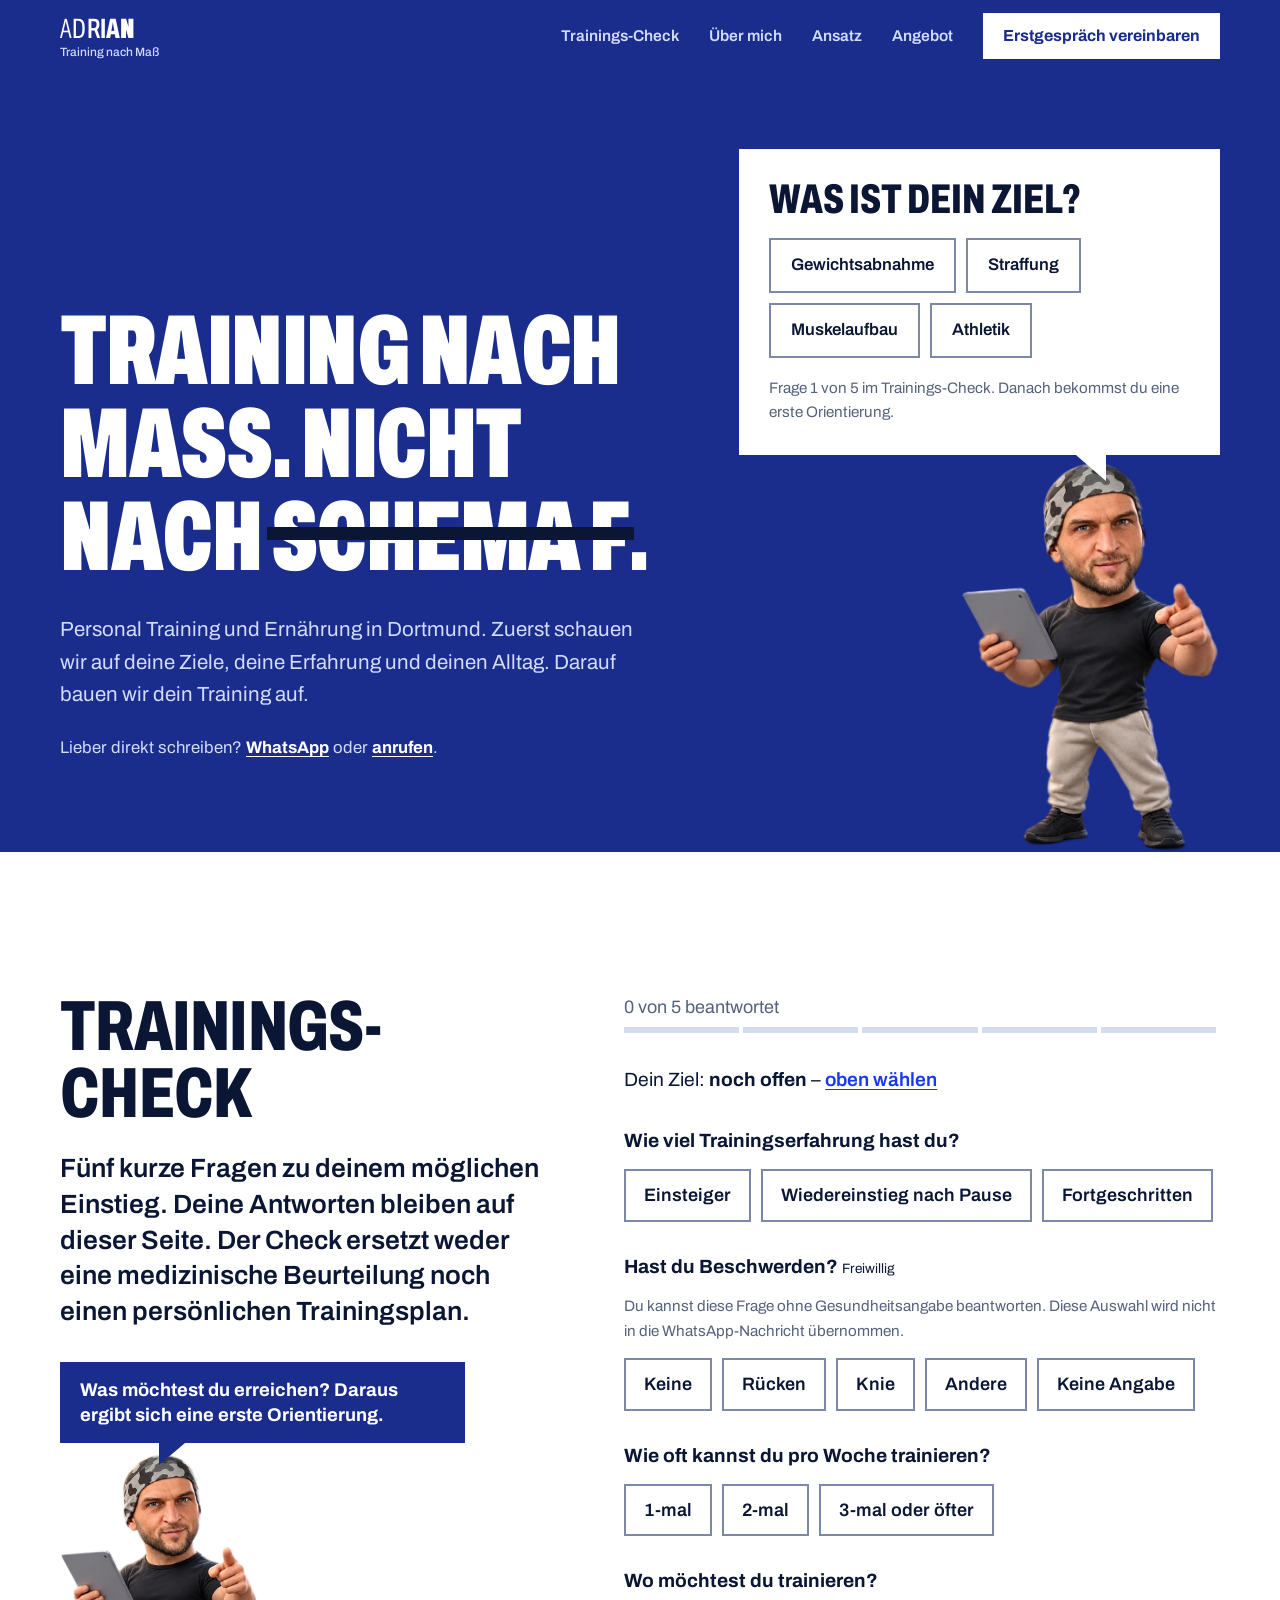
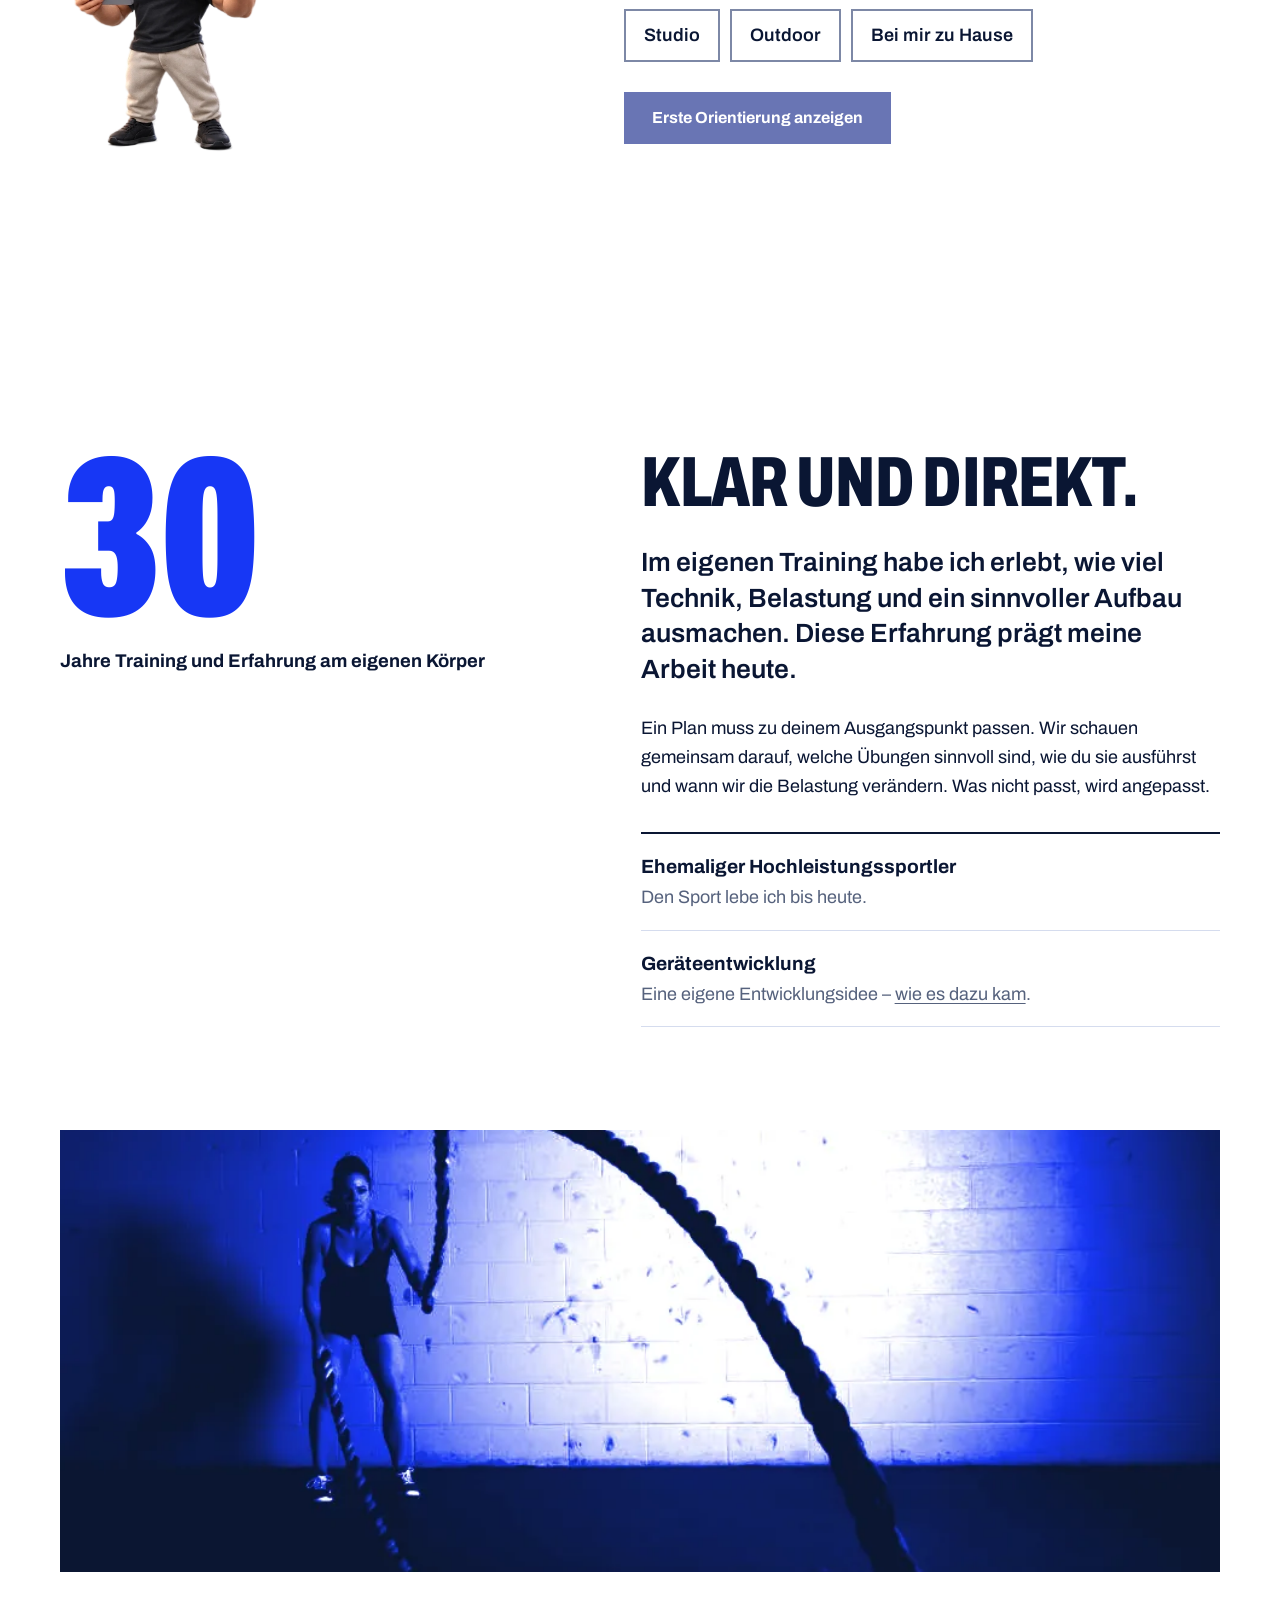
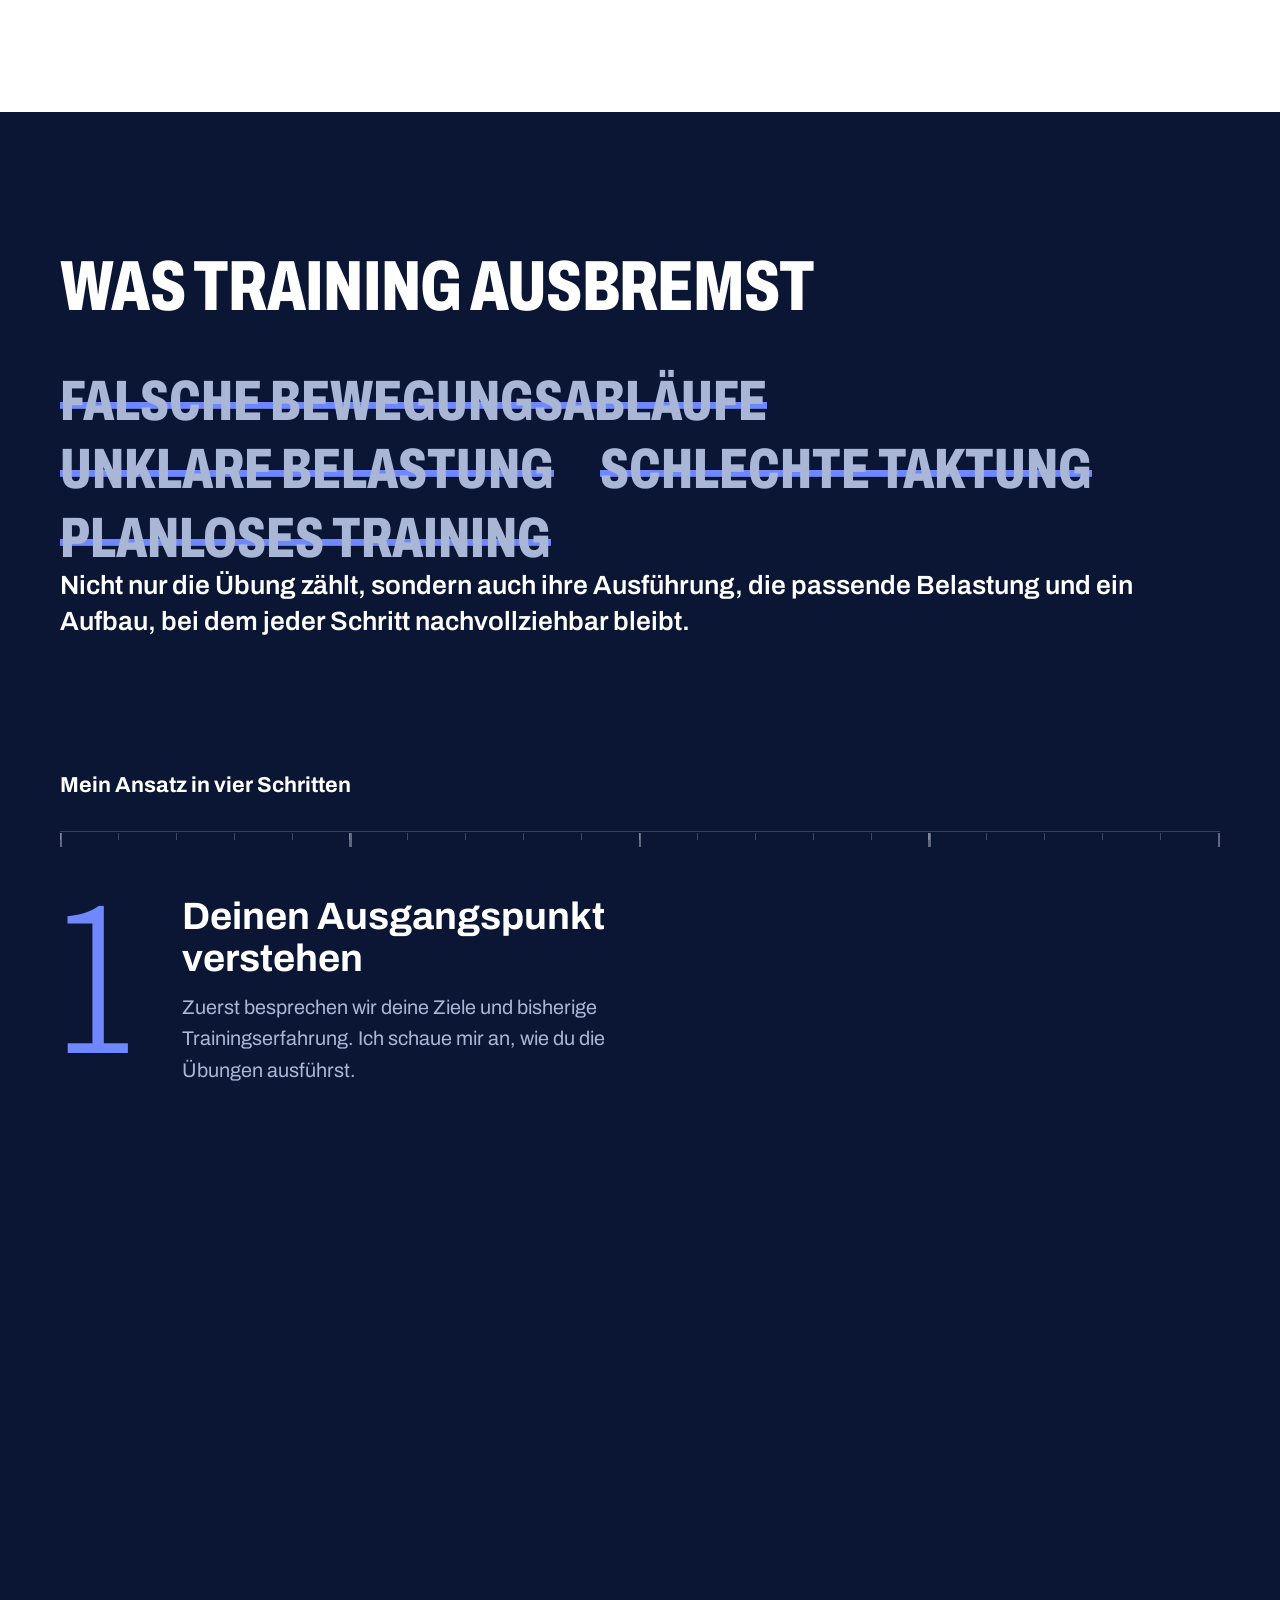
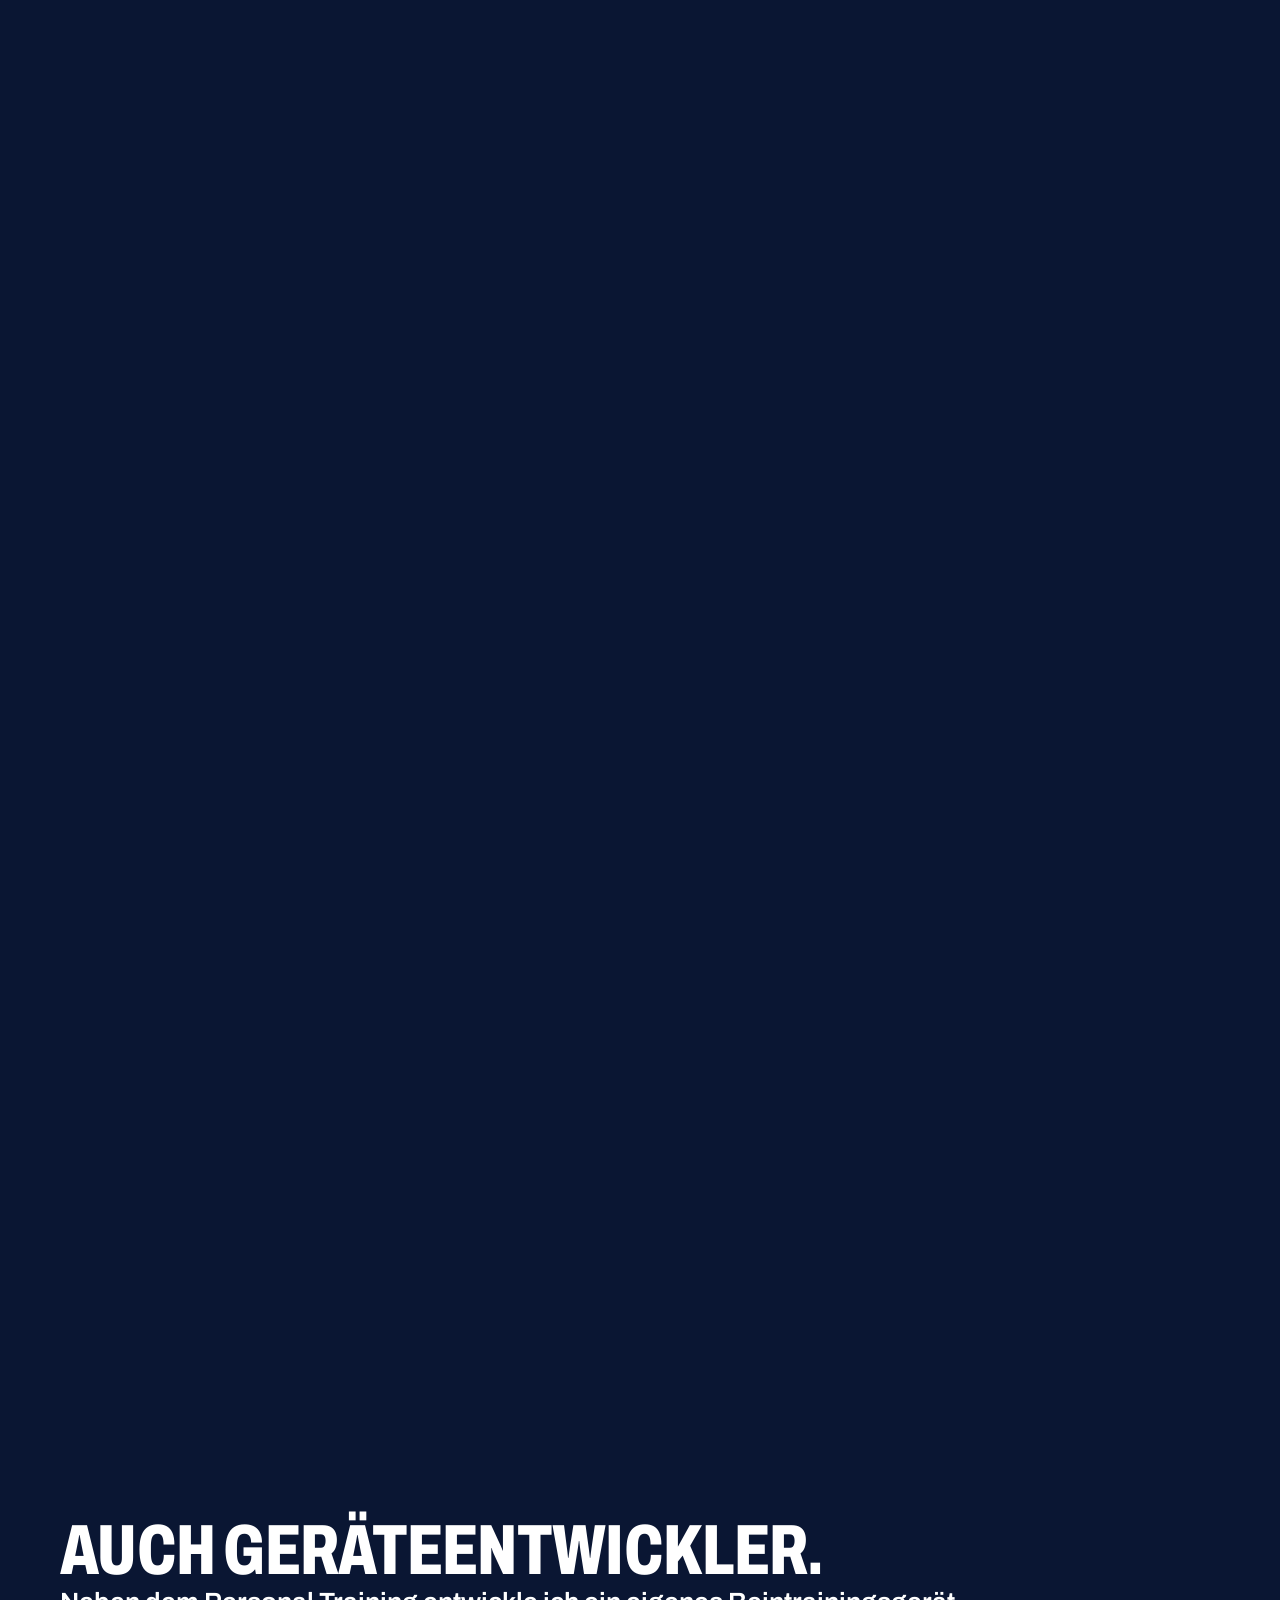
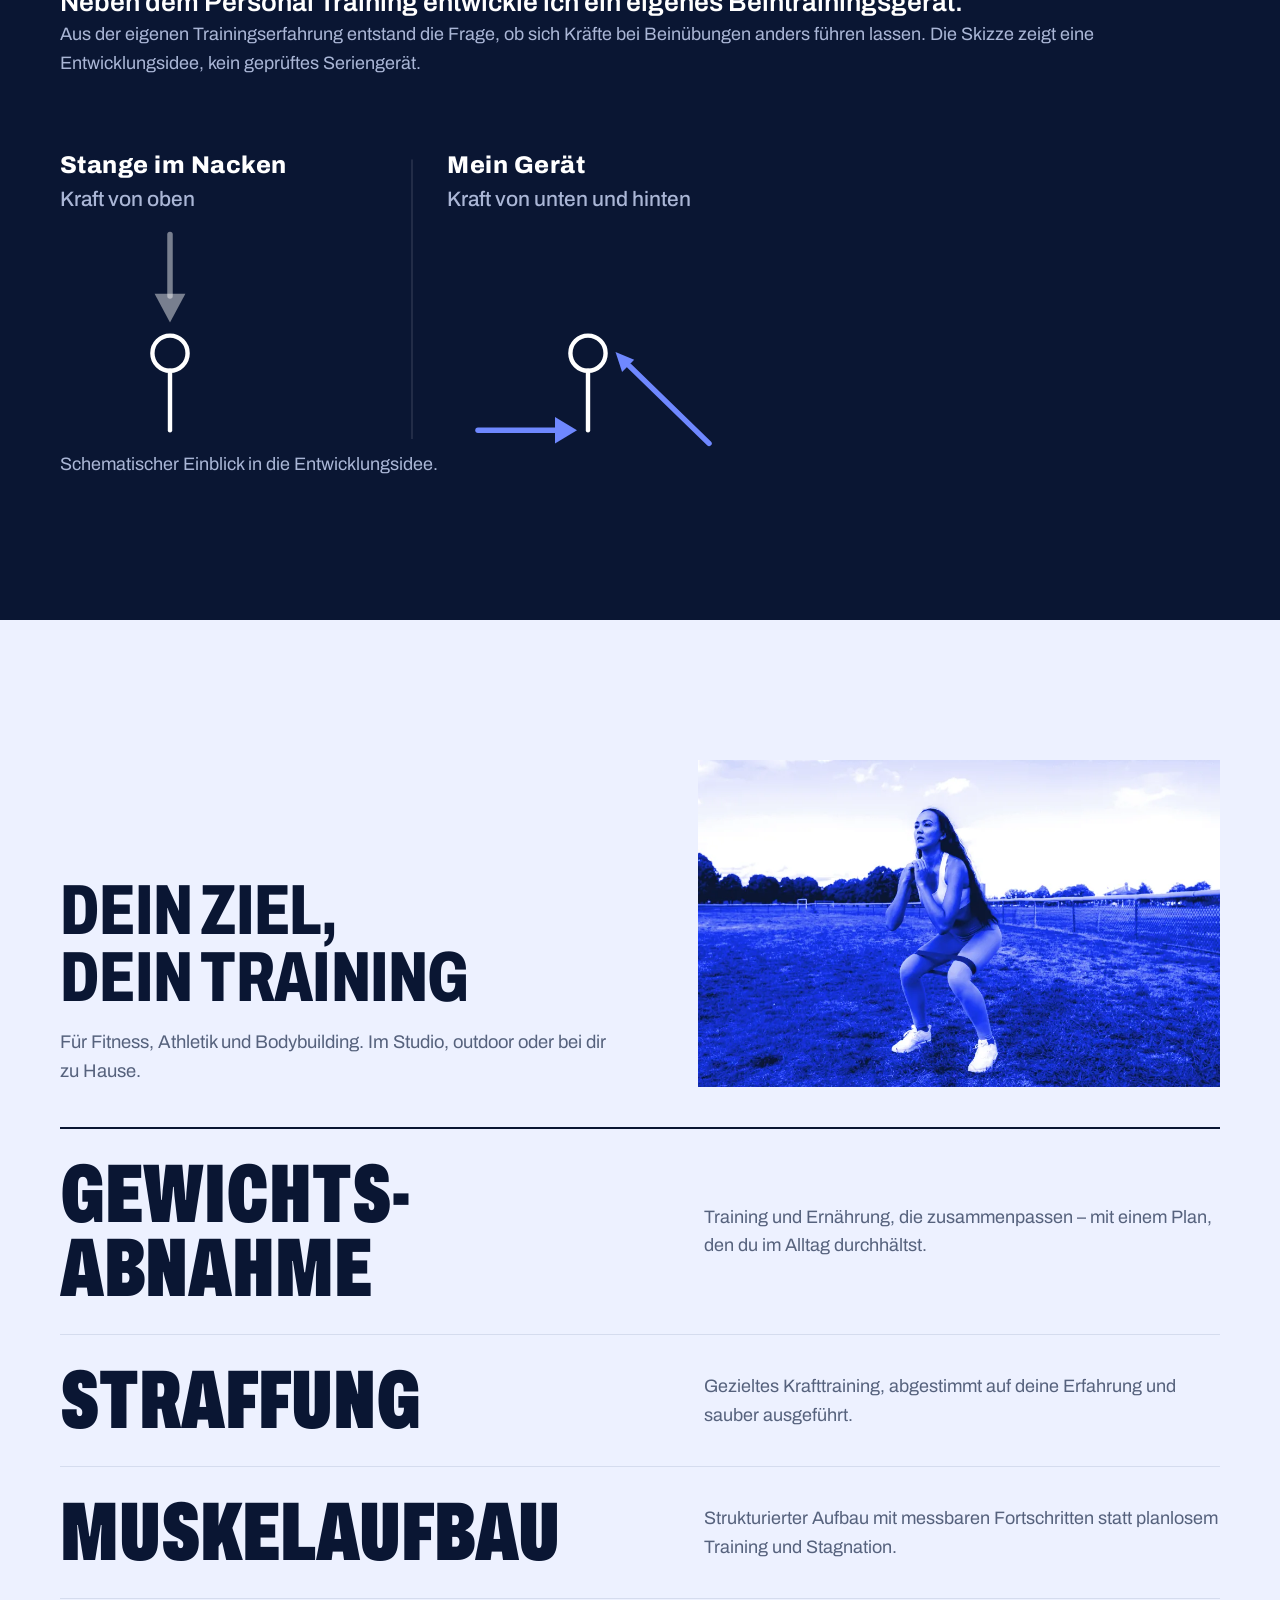
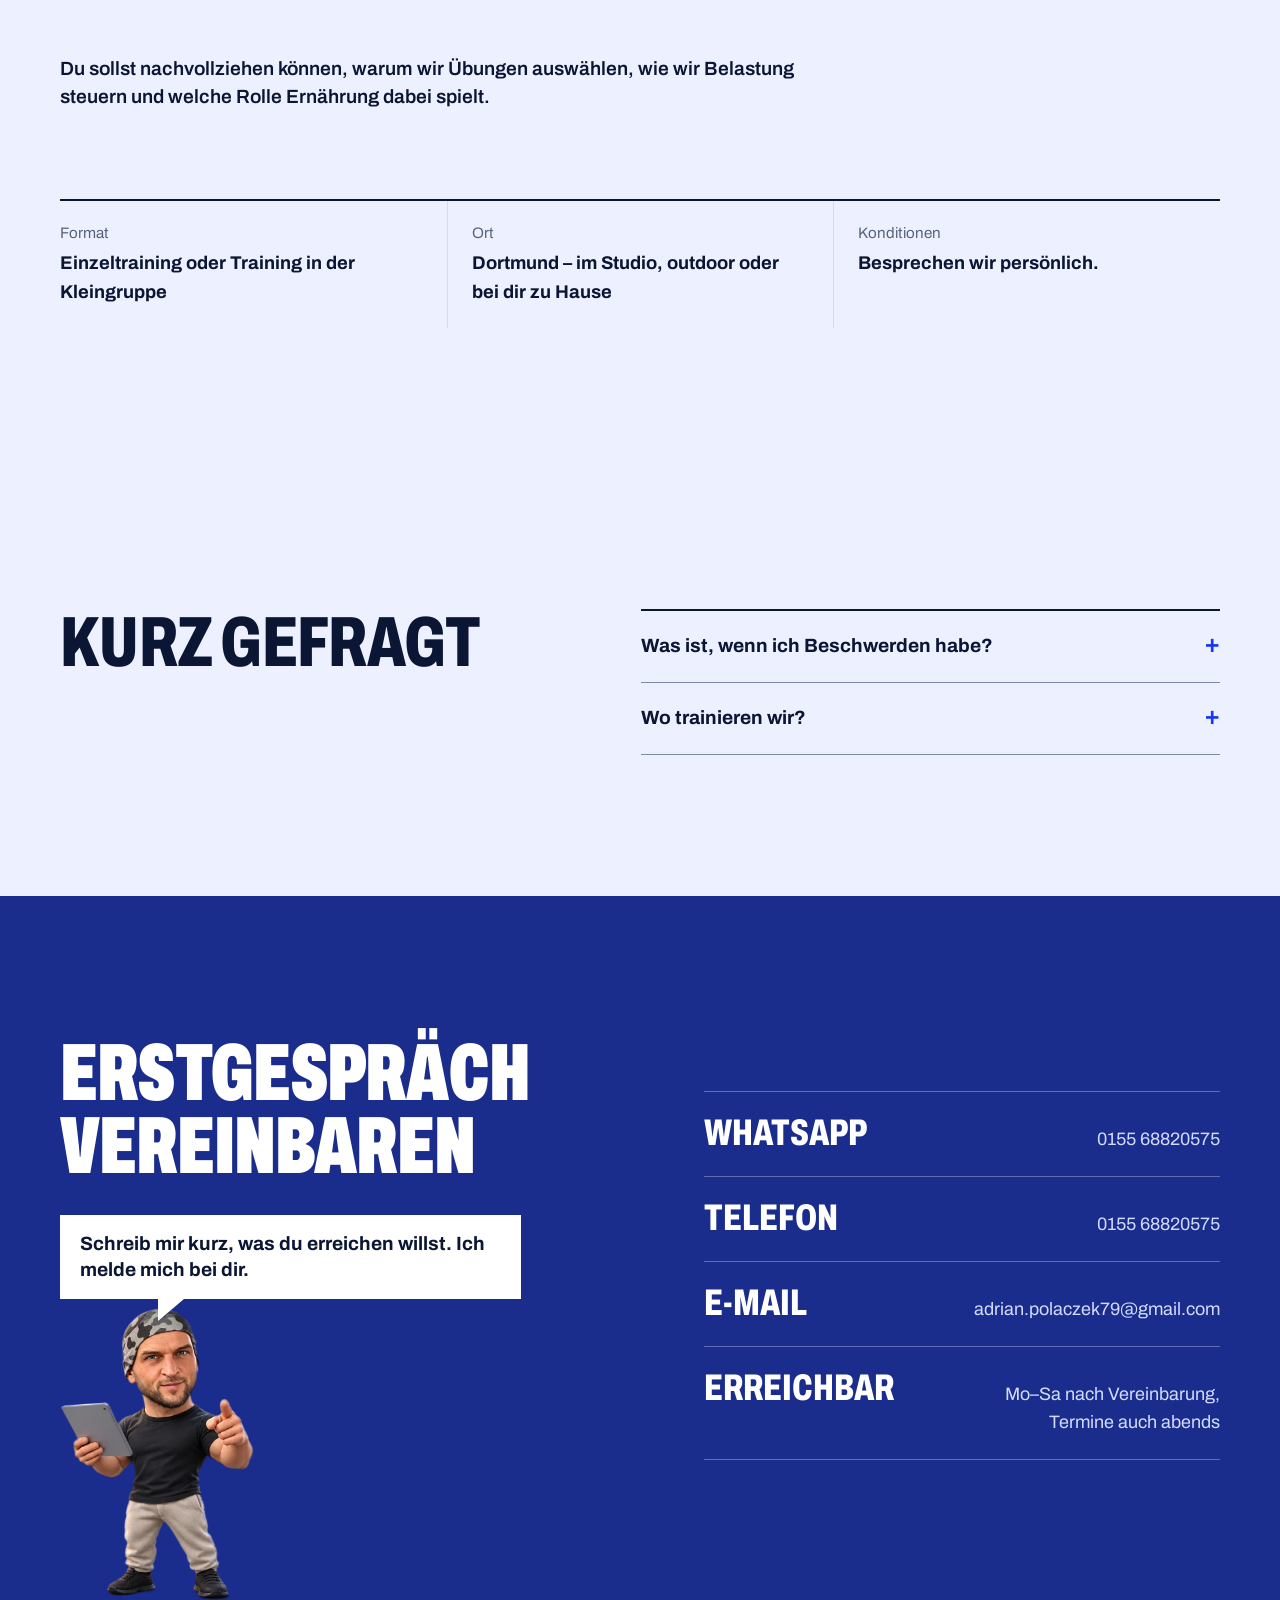
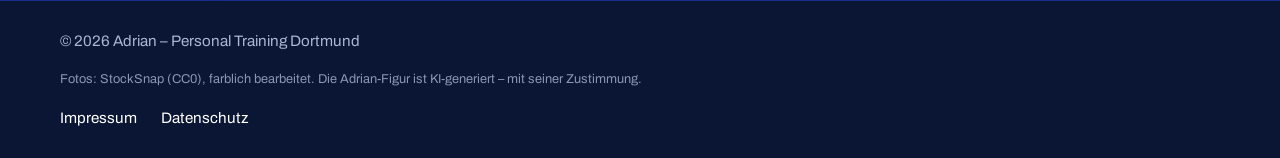
<file: index.html>
<!doctype html>
<html lang="de">
<head>
  <meta charset="utf-8">
  <meta http-equiv="Content-Security-Policy" content="default-src 'self'; script-src 'self' 'sha256-qOhFsq0QMV2REqNwk5hGH5bZE9SkX6gt6yeyKdYPv+U=' 'sha256-wKYRpXmrKElkYhGp1rsMl2hw1URQ5xQPhgJaQiDtVks='; style-src 'self' 'unsafe-inline'; img-src 'self' data:; font-src 'self'; connect-src 'none'; object-src 'none'; frame-src 'none'; base-uri 'self'; form-action 'none'">
  <meta name="referrer" content="no-referrer">
  <meta name="viewport" content="width=device-width, initial-scale=1">
  <title>Adrian – Personal Training &amp; Ernährung in Dortmund</title>
  <meta name="description" content="Personal Training und Ernährung in Dortmund. Gewichtsabnahme, Straffung und Muskelaufbau – im Studio, outdoor oder bei dir zu Hause.">
  <meta name="theme-color" content="#1a2c8c">
  <meta property="og:title" content="Adrian – Personal Training in Dortmund">
  <meta property="og:description" content="Training nach Maß, nicht nach Schema F. Personal Training und Ernährung in Dortmund, passend zu deinen Zielen und deinem Alltag.">
  <meta name="robots" content="noindex">
  <meta property="og:url" content="https://deusexlumen.github.io/adrian-personal-training/">
  <meta property="og:type" content="website">
  <meta property="og:image" content="https://deusexlumen.github.io/adrian-personal-training/assets/og.jpg">
  <meta property="og:image:width" content="1200">
  <meta property="og:image:height" content="630">
  <link rel="preload" href="assets/fonts/archivo.woff2" as="font" type="font/woff2" crossorigin>
  <link rel="stylesheet" href="css/styles.css">
  <script>document.documentElement.classList.add("js")</script>
  <link rel="icon" href="data:image/svg+xml,%3Csvg xmlns='http://www.w3.org/2000/svg' viewBox='0 0 32 32'%3E%3Crect width='32' height='32' fill='%231a2c8c'/%3E%3Cpath transform='translate%288.30 26%29 scale%280.02907 -0.02907%29' fill='%23fff' d='M0 0 137 688H393L530 0H337L323 101H201L188 0ZM222 253H303L282 407Q281 416 279.5 431Q278 446 276 464.5Q274 483 271.5 501.5Q269 520 267 535H258Q256 516 253.5 492.5Q251 469 248.5 446.5Q246 424 243 407Z'/%3E%3C/svg%3E">
  <script type="application/ld+json">
  {
    "@context": "https://schema.org",
    "@type": "HealthAndBeautyBusiness",
    "name": "Adrian – Personal Training & Ernährung",
    "description": "Personal Training und Ernährung in Dortmund. Im Studio, outdoor oder bei dir zu Hause.",
    "url": "https://deusexlumen.github.io/adrian-personal-training/",
    "image": "https://deusexlumen.github.io/adrian-personal-training/assets/og.jpg",
    "telephone": "+49 155 68820575",
    "areaServed": "Dortmund"
  }
  </script>
  <link rel="apple-touch-icon" href="assets/apple-touch-icon.png">
</head>
<body>
  <a class="skip-link" href="#main">Zum Inhalt springen</a>

  <header class="site-header" data-header>
    <div class="wrap site-header__inner">
      <a class="brand" href="#top" aria-label="Adrian Personal Training – Startseite">
        <span class="brand__name"><span class="wordmark"><span>A</span><span>d</span><span>r</span><span>i</span><span>a</span><span>n</span></span><span class="brand__sub">Training nach Maß</span></span>
      </a>
      <button class="nav-toggle" type="button" aria-expanded="false" aria-controls="site-nav" aria-label="Menü öffnen" data-nav-toggle>
        <span></span><span></span>
      </button>
      <nav class="site-nav" id="site-nav" aria-label="Hauptnavigation" data-nav>
        <a href="#check">Trainings-Check</a>
        <a href="#ueber-mich">Über mich</a>
        <a href="#ansatz">Ansatz</a>
        <a href="#angebot">Angebot</a>
        <a class="btn btn--white" href="#kontakt">Erstgespräch vereinbaren</a>
      </nav>
    </div>
  </header>

  <main id="main">
    <!-- HERO: headline + question 1 of the Trainings-Check (radios belong to the form #quiz below) -->
    <section class="hero" id="top">
      <div class="wrap hero__grid">
        <div class="hero__copy">
          <h1 class="hero__title" data-bulk>Training nach Maß. Nicht nach <span class="strike">Schema&nbsp;F</span>.</h1>
          <p class="hero__lead">Personal Training und Ernährung in Dortmund. Zuerst schauen wir auf deine Ziele, deine Erfahrung und deinen Alltag. Darauf bauen wir dein Training auf.</p>
          <p class="start__direct">Lieber direkt schreiben? <a href="https://wa.me/4915568820575?text=Hallo%20Adrian%2C%20ich%20interessiere%20mich%20f%C3%BCr%20ein%20Erstgespr%C3%A4ch.%20Mein%20Ziel%3A%20" rel="noopener">WhatsApp</a> oder <a href="tel:+4915568820575">anrufen</a>.</p>
        </div>

        <div class="hero__start">
          <!-- Adrian's approved avatar (his own idea, 2026-09-28) asks question 1 himself: the question is his speech bubble -->
          <div class="bubble">
            <fieldset class="start" form="quiz" data-quiz-start>
              <legend>Was ist dein Ziel?</legend>
              <div class="chips chips--bubble">
                <label><input type="radio" name="ziel" value="Gewichtsabnahme" form="quiz"><span>Gewichtsabnahme</span></label>
                <label><input type="radio" name="ziel" value="Straffung" form="quiz"><span>Straffung</span></label>
                <label><input type="radio" name="ziel" value="Muskelaufbau" form="quiz"><span>Muskelaufbau</span></label>
                <label><input type="radio" name="ziel" value="Athletik" form="quiz"><span>Athletik</span></label>
              </div>
            </fieldset>
            <p class="start__note">Frage 1 von 5 im Trainings-Check. Danach bekommst du eine erste Orientierung. <a class="start__next" href="#check" data-quiz-next hidden>Weiter zu Frage&nbsp;2</a></p>
          </div>
          <img class="hero__avatar" src="assets/img/adrian-avatar.webp" width="598" height="902" decoding="async" fetchpriority="high" alt="Adrian als Figur mit Tablet, zeigt auf dich">
        </div>
      </div>
    </section>

    <!-- TRAININGS-CHECK: client-side only, nothing stored -->
    <section class="block check" id="check" aria-labelledby="check-title">
      <div class="wrap check__grid">
        <div class="check__intro">
          <h2 id="check-title" class="display">Trainings-Check</h2>
          <p class="prose__lead">Fünf kurze Fragen zu deinem möglichen Einstieg. Deine Antworten bleiben auf dieser Seite. Der Check ersetzt weder eine medizinische Beurteilung noch einen persönlichen Trainingsplan.</p>
          <!-- Adrian comments every answer (same approved pose, only the words change). Wide: sticks beside the questions; narrow: fixed bar at the bottom while the form is on screen -->
          <div class="coach" data-coach>
            <p class="coach__bubble" aria-live="polite" data-coach-text>Was möchtest du erreichen? Daraus ergibt sich eine erste Orientierung.</p>
            <img class="coach__img" src="assets/img/adrian-avatar.webp" width="598" height="902" loading="lazy" decoding="async" alt="">
          </div>
        </div>

        <form class="quiz" id="quiz" data-quiz novalidate>
          <noscript><p>Für die Auswertung brauchst du JavaScript. Du kannst Adrian auch direkt <a href="#kontakt">kontaktieren</a>.</p></noscript>
          <p class="quiz__progress" role="status" aria-atomic="true"><span data-quiz-count>0</span> von 5 beantwortet</p>
          <p class="quiz__goal">Dein Ziel: <strong data-quiz-goal>noch offen</strong> – <a href="#top" data-quiz-goal-edit>oben wählen</a></p>

          <fieldset tabindex="-1" data-quiz-q2>
            <legend>Wie viel Trainingserfahrung hast du?</legend>
            <div class="chips">
              <label><input type="radio" name="erfahrung" value="Einsteiger"><span>Einsteiger</span></label>
              <label><input type="radio" name="erfahrung" value="Wiedereinsteiger"><span>Wiedereinstieg nach Pause</span></label>
              <label><input type="radio" name="erfahrung" value="Fortgeschritten"><span>Fortgeschritten</span></label>
            </div>
          </fieldset>

          <fieldset aria-describedby="complaints-note">
            <legend>Hast du Beschwerden? <span class="quiz__optional">Freiwillig</span></legend>
            <p class="quiz__hint" id="complaints-note">Du kannst diese Frage ohne Gesundheitsangabe beantworten. Diese Auswahl wird nicht in die WhatsApp-Nachricht übernommen.</p>
            <div class="chips">
              <label><input type="radio" name="beschwerden" value="Keine"><span>Keine</span></label>
              <label><input type="radio" name="beschwerden" value="Rücken"><span>Rücken</span></label>
              <label><input type="radio" name="beschwerden" value="Knie"><span>Knie</span></label>
              <label><input type="radio" name="beschwerden" value="Andere"><span>Andere</span></label>
              <label><input type="radio" name="beschwerden" value="Keine Angabe"><span>Keine Angabe</span></label>
            </div>
          </fieldset>

          <fieldset>
            <legend>Wie oft kannst du pro Woche trainieren?</legend>
            <div class="chips">
              <label><input type="radio" name="zeit" value="1-mal"><span>1-mal</span></label>
              <label><input type="radio" name="zeit" value="2-mal"><span>2-mal</span></label>
              <label><input type="radio" name="zeit" value="3-mal oder öfter"><span>3-mal oder öfter</span></label>
            </div>
          </fieldset>

          <fieldset>
            <legend>Wo möchtest du trainieren?</legend>
            <div class="chips">
              <label><input type="radio" name="ort" value="im Studio"><span>Studio</span></label>
              <label><input type="radio" name="ort" value="outdoor"><span>Outdoor</span></label>
              <label><input type="radio" name="ort" value="zu Hause"><span>Bei mir zu Hause</span></label>
            </div>
          </fieldset>

          <p class="quiz__missing" data-quiz-missing hidden>Fehlt noch: dein Ziel. <a href="#top">Oben auswählen</a></p>

          <button class="btn quiz__show" type="submit" data-quiz-show hidden disabled>Erste Orientierung anzeigen</button>

          <div class="result" data-quiz-result hidden aria-labelledby="result-title">
            <h3 class="result__title" id="result-title" tabindex="-1">Dein möglicher Einstieg</h3>
            <p>Eine Anregung auf Basis deiner Auswahl. Den konkreten Plan besprechen wir persönlich.</p>
            <ol class="result__steps" data-quiz-steps></ol>
            <p class="result__note" data-quiz-note hidden>Der Check kann Beschwerden nicht beurteilen. Lass vor dem Training klären, welche Belastung für dich infrage kommt.</p>
            <p class="result__note" id="contact-note">WhatsApp öffnet sich mit einer allgemeinen Anfrage zum Erstgespräch, ohne deine Antworten. Du kannst die Nachricht dort prüfen und selbst absenden.</p>
            <a class="btn btn--white" data-quiz-send href="#kontakt" rel="noopener" aria-describedby="contact-note">Freiwillig über WhatsApp anfragen</a>
            <p class="result__alternative">Oder <a href="tel:+4915568820575">anrufen</a> und den Einstieg besprechen.</p>
          </div>
        </form>
      </div>
    </section>

    <!-- ÜBER MICH: personal training experience; the duration appears only here -->
    <section class="block" id="ueber-mich" aria-labelledby="ueber-mich-title">
      <div class="wrap proof">
        <div>
          <p class="proof__num" data-scroll>30</p>
          <p class="proof__caption">Jahre Training und Erfahrung am eigenen Körper</p>
        </div>
        <div>
          <h2 id="ueber-mich-title" class="display">Klar und direkt.</h2>
          <div class="prose">
            <p class="prose__lead">Im eigenen Training habe ich erlebt, wie viel Technik, Belastung und ein sinnvoller Aufbau ausmachen. Diese Erfahrung prägt meine Arbeit heute.</p>
            <p>Ein Plan muss zu deinem Ausgangspunkt passen. Wir schauen gemeinsam darauf, welche Übungen sinnvoll sind, wie du sie ausführst und wann wir die Belastung verändern. Was nicht passt, wird angepasst.</p>
          </div>
          <ul class="proof__list" role="list">
            <li><strong>Ehemaliger Hochleistungssportler</strong>Den Sport lebe ich bis heute.</li>
            <li><strong>Geräteentwicklung</strong>Eine eigene Entwicklungsidee – <a href="#geraet">wie es dazu kam</a>.</li>
          </ul>
        </div>
      </div>
      <div class="wrap">
        <figure class="photo photo--band" data-scroll>
          <img src="assets/img/ropes.webp" width="960" height="641" loading="lazy" decoding="async" alt="Frau trainiert mit Battle Ropes vor einer hellen Ziegelwand">
        </figure>
      </div>
    </section>

    <!-- ANSATZ -->
    <section class="block block--ink" id="ansatz" aria-labelledby="ansatz-title">
      <div class="wrap">
        <h2 id="ansatz-title" class="display">Was Training ausbremst</h2>
        <ul class="faults" role="list" data-scroll>
          <li><span>Falsche Bewegungsabläufe</span></li>
          <li><span>Unklare Belastung</span></li>
          <li><span>Schlechte Taktung</span></li>
          <li><span>Planloses Training</span></li>
        </ul>
        <p class="prose__lead prose__lead--light">Nicht nur die Übung zählt, sondern auch ihre Ausführung, die passende Belastung und ein Aufbau, bei dem jeder Schritt nachvollziehbar bleibt.</p>

        <div class="method-stage" data-method-stage>
          <h3 class="method__title">Mein Ansatz in vier Schritten</h3>
          <ol class="method" role="list" data-scroll>
            <li>
              <span class="method__num" aria-hidden="true">1</span>
              <h4>Deinen Ausgangspunkt verstehen</h4>
              <p>Zuerst besprechen wir deine Ziele und bisherige Trainingserfahrung. Ich schaue mir an, wie du die Übungen ausführst.</p>
            </li>
            <li>
              <span class="method__num" aria-hidden="true">2</span>
              <h4>Deinen Alltag berücksichtigen</h4>
              <p>Arbeitszeiten, Hobbys, wöchentliche Routinen. Der Plan muss in deinen Alltag passen, sonst hält er nicht.</p>
            </li>
            <li>
              <span class="method__num" aria-hidden="true">3</span>
              <h4>Training sinnvoll aufbauen</h4>
              <p>Aus deiner Ausgangslage entwickeln wir einen Plan, der Training und Ernährung aufeinander abstimmt.</p>
            </li>
            <li>
              <span class="method__num" aria-hidden="true">4</span>
              <h4>Ausführung und Belastung anpassen</h4>
              <p>Wir schauen auf die Ausführung und passen die Belastung an, wenn es sinnvoll ist.</p>
            </li>
          </ol>
        </div>
      </div>
    </section>

    <!-- Separate development project: no claim of manufacturing or series readiness. -->
    <section class="block block--ink origin" id="geraet" aria-labelledby="geraet-title">
      <div class="wrap">
        <h2 id="geraet-title" class="display">Auch Geräteentwickler.</h2>
        <p class="prose__lead prose__lead--light">Neben dem Personal Training entwickle ich ein eigenes Beintrainingsgerät.</p>
        <p class="on-ink">Aus der eigenen Trainingserfahrung entstand die Frage, ob sich Kräfte bei Beinübungen anders führen lassen. Die Skizze zeigt eine Entwicklungsidee, kein geprüftes Seriengerät.</p>
        <figure class="force" data-scroll>
          <svg class="force__svg" viewBox="0 0 640 280" role="img" aria-labelledby="force-t">
            <title id="force-t">Links drückt die Last von oben auf den Körper, rechts kommt die Kraft von unten und hinten.</title>
            <text x="0" y="28" class="force__cap">Stange im Nacken</text>
            <text x="0" y="58" class="force__label">Kraft von oben</text>
            <line x1="100" y1="84" x2="100" y2="140" class="force__arrow force__arrow--old"/>
            <path d="M86 138 L100 164 L114 138 Z" class="force__head force__head--old"/>
            <circle cx="100" cy="192" r="16" class="force__body"/>
            <line x1="100" y1="208" x2="100" y2="262" class="force__body"/>
            <line x1="320" y1="16" x2="320" y2="270" class="force__divider"/>
            <text x="352" y="28" class="force__cap">Mein Gerät</text>
            <text x="352" y="58" class="force__label">Kraft von unten und hinten</text>
            <circle cx="480" cy="192" r="16" class="force__body"/>
            <line x1="480" y1="208" x2="480" y2="262" class="force__body"/>
            <line x1="380" y1="262" x2="452" y2="262" class="force__arrow force__arrow--new" pathLength="1" style="--i:0"/>
            <path d="M450 250 L470 262 L450 274 Z" class="force__head force__head--new"/>
            <line x1="590" y1="274" x2="518" y2="204" class="force__arrow force__arrow--new" pathLength="1" style="--i:1"/>
            <path d="M505 191 L522 198 L511 209 Z" class="force__head force__head--new"/>
          </svg>
        </figure>
        <p class="on-ink">Schematischer Einblick in die Entwicklungsidee.</p>
      </div>
    </section>

    <!-- ANGEBOT -->
    <section class="block block--ice" id="angebot" aria-labelledby="angebot-title">
      <div class="wrap">
        <div class="offer-head">
          <div>
            <h2 id="angebot-title" class="display">Dein Ziel, dein Training</h2>
            <p class="section-note">Für Fitness, Athletik und Bodybuilding. Im Studio, outdoor oder bei dir zu Hause.</p>
          </div>
          <figure class="photo" data-scroll>
            <img src="assets/img/kniebeuge-outdoor.webp" width="960" height="640" loading="lazy" decoding="async" alt="Frau macht Kniebeugen mit Widerstandsband auf einer Wiese">
          </figure>
        </div>
        <ul class="goals" role="list" data-scroll>
          <li><span class="goals__word">Gewichts&shy;abnahme</span><p>Training und Ernährung, die zusammenpassen – mit einem Plan, den du im Alltag durchhältst.</p></li>
          <li><span class="goals__word">Straffung</span><p>Gezieltes Krafttraining, abgestimmt auf deine Erfahrung und sauber ausgeführt.</p></li>
          <li><span class="goals__word">Muskel&shy;aufbau</span><p>Strukturierter Aufbau mit messbaren Fortschritten statt planlosem Training und Stagnation.</p></li>
        </ul>

        <p class="gains">Du sollst nachvollziehen können, warum wir Übungen auswählen, wie wir Belastung steuern und welche Rolle Ernährung dabei spielt.</p>

        <dl class="terms">
          <div><dt>Format</dt><dd>Einzeltraining oder Training in der Kleingruppe</dd></div>
          <div><dt>Ort</dt><dd>Dortmund – im Studio, outdoor oder bei dir zu Hause</dd></div>
          <div><dt>Konditionen</dt><dd>Besprechen wir persönlich.</dd></div>
        </dl>
      </div>
    </section>

    <!-- FAQ: native <details>, no JS. -->
    <section class="block block--ice faq" id="fragen" aria-labelledby="fragen-title">
      <div class="wrap two-col">
        <h2 id="fragen-title" class="display">Kurz gefragt</h2>
        <div class="faq__list">
          <details>
            <summary>Was ist, wenn ich Beschwerden habe?</summary>
            <p>Bei Beschwerden klären wir im Erstgespräch, was geht, und trainieren im schmerzfreien Bereich. Das ersetzt keine ärztliche Abklärung.</p>
          </details>
          <details>
            <summary>Wo trainieren wir?</summary>
            <p>In Dortmund – im Studio, outdoor oder bei dir zu Hause. Einzeln oder in der Kleingruppe.</p>
          </details>
        </div>
      </div>
    </section>

    <!-- KONTAKT -->
    <section class="contact" id="kontakt" aria-labelledby="kontakt-title">
      <div class="wrap contact__grid">
        <div>
          <h2 id="kontakt-title" class="display">Erstgespräch vereinbaren</h2>
          <!-- Bookend: Adrian speaks again at the end (same approved pose) -->
          <p class="contact__lead">Schreib mir kurz, was du erreichen willst. Ich melde mich bei dir.</p>
          <img class="contact__avatar" src="assets/img/adrian-avatar.webp" width="598" height="902" loading="lazy" decoding="async" alt="">

        </div>
        <ul class="contact__list" role="list">
          <li><a href="https://wa.me/4915568820575?text=Hallo%20Adrian%2C%20ich%20interessiere%20mich%20f%C3%BCr%20ein%20Erstgespr%C3%A4ch.%20Mein%20Ziel%3A%20" rel="noopener"><span>WhatsApp</span><span>0155&nbsp;68820575</span></a></li>
          <li><a href="tel:+4915568820575"><span>Telefon</span><span>0155&nbsp;68820575</span></a></li>
          <li data-fill-row="email"><a href="mailto:adrian.polaczek79@gmail.com" data-fill-href="email"><span>E-Mail</span><span data-fill="email">adrian.polaczek79@gmail.com</span></a></li>
          <li><div><span>Erreichbar</span><span>Mo–Sa nach Vereinbarung,<br>Termine auch abends</span></div></li>
        </ul>
      </div>
    </section>
  </main>

  <footer class="site-footer">
    <div class="wrap site-footer__inner">
      <p>© <span data-year>2026</span> Adrian – Personal Training Dortmund</p>
      <p class="credits">Fotos: StockSnap (CC0), farblich bearbeitet. Die Adrian-Figur ist KI-generiert – mit seiner Zustimmung.</p>
      <nav aria-label="Rechtliches">
        <a href="impressum.html">Impressum</a>
        <a href="datenschutz.html">Datenschutz</a>
      </nav>
    </div>
  </footer>

  <!-- Mobile quick contact, shown after the hero -->
  <div class="quickbar" data-quickbar>
    <a class="btn btn--white" href="https://wa.me/4915568820575?text=Hallo%20Adrian%2C%20ich%20interessiere%20mich%20f%C3%BCr%20ein%20Erstgespr%C3%A4ch.%20Mein%20Ziel%3A%20" rel="noopener">WhatsApp</a>
    <a class="btn btn--line" href="tel:+4915568820575">Anrufen</a>
  </div>

  <!-- GSAP 3.15 self-hosted (standard license, no third-party request) -->
  <script src="js/vendor/gsap.min.js" defer></script>
  <script src="js/vendor/ScrollTrigger.min.js" defer></script>
  <script src="js/main.js" defer></script>
</body>
</html>
</file>
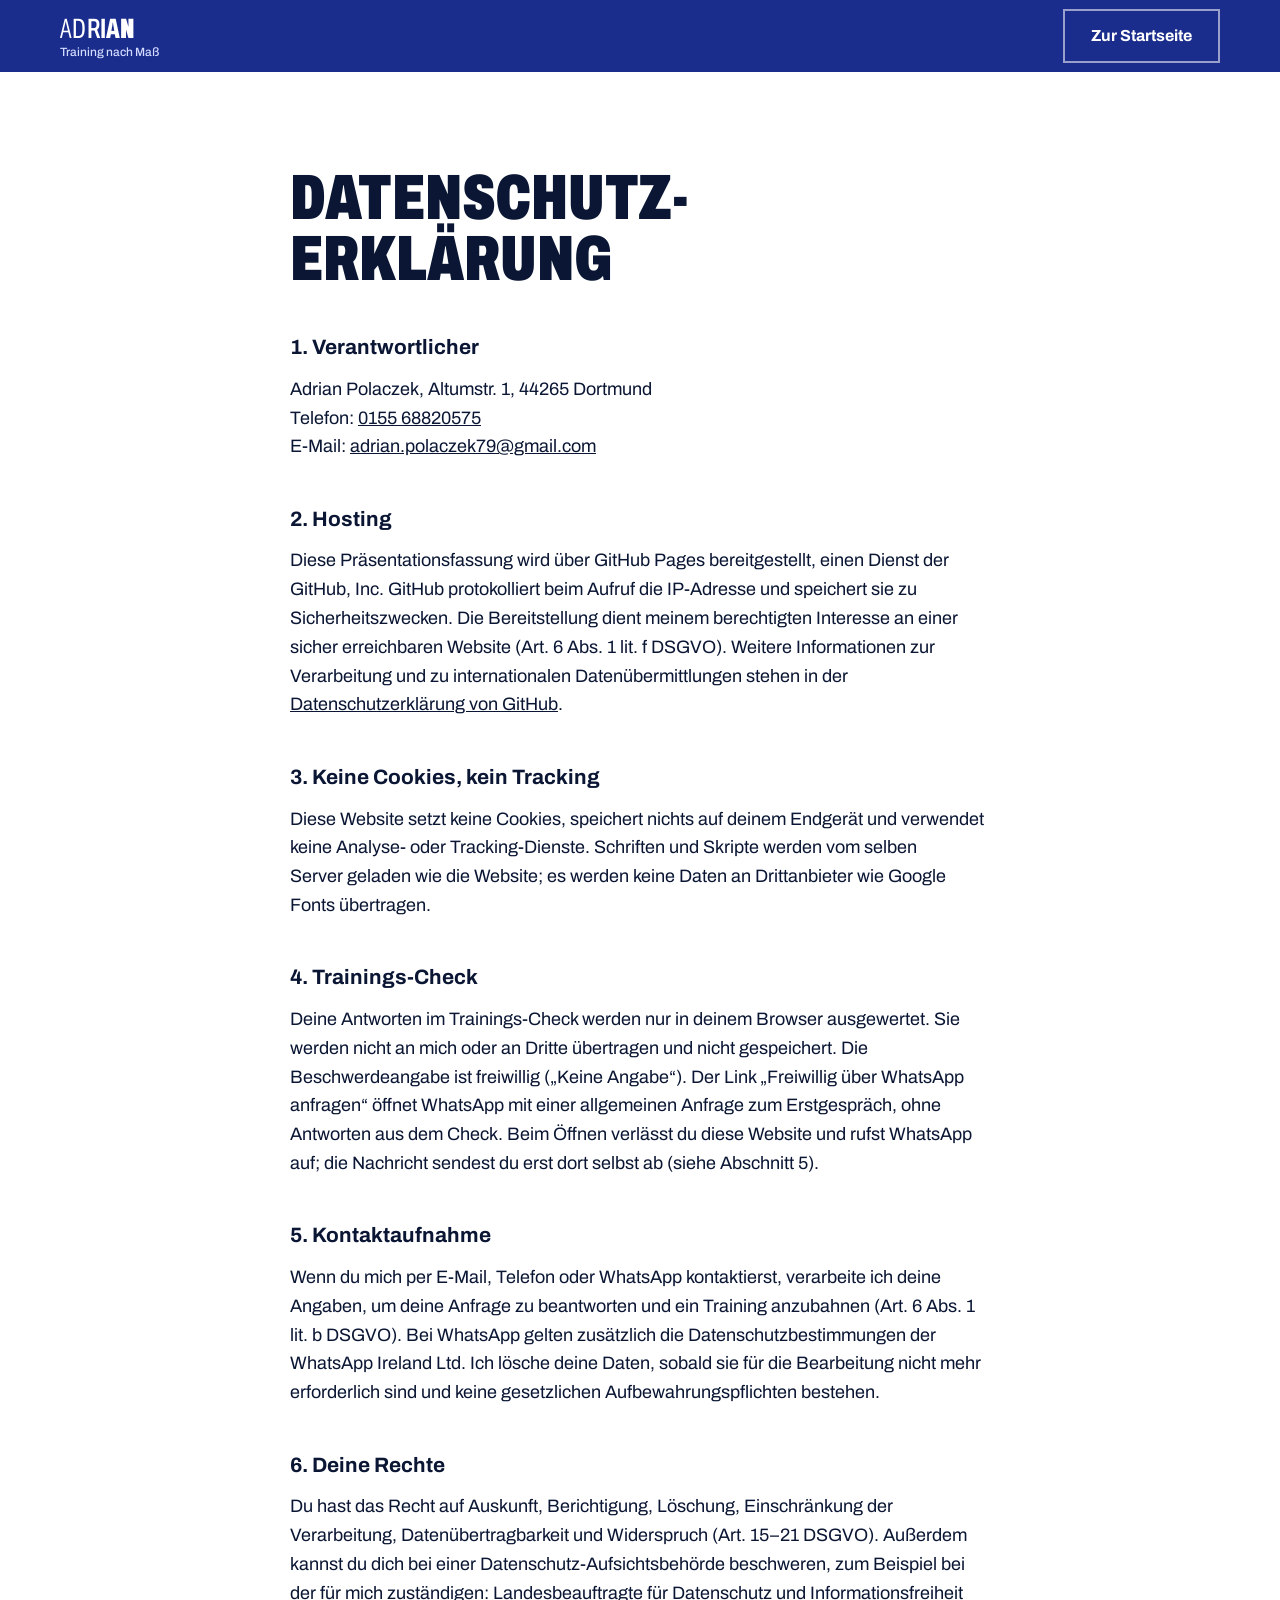
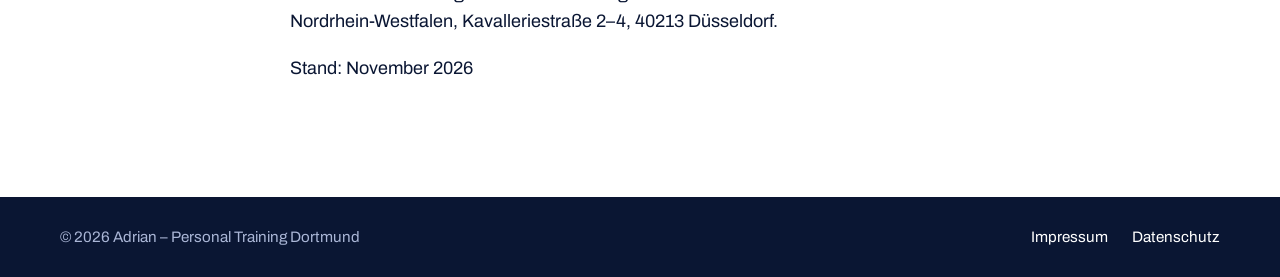
<file: datenschutz.html>
<!doctype html>
<html lang="de">
<head>
  <meta charset="utf-8">
  <meta http-equiv="Content-Security-Policy" content="default-src 'self'; script-src 'self' 'sha256-qOhFsq0QMV2REqNwk5hGH5bZE9SkX6gt6yeyKdYPv+U=' 'sha256-wKYRpXmrKElkYhGp1rsMl2hw1URQ5xQPhgJaQiDtVks='; style-src 'self' 'unsafe-inline'; img-src 'self' data:; font-src 'self'; connect-src 'none'; object-src 'none'; frame-src 'none'; base-uri 'self'; form-action 'none'">
  <meta name="referrer" content="no-referrer">
  <meta name="viewport" content="width=device-width, initial-scale=1">
  <title>Datenschutz – Adrian Personal Training</title>
  <meta name="robots" content="noindex">
  <link rel="stylesheet" href="css/styles.css">
  <link rel="icon" href="data:image/svg+xml,%3Csvg xmlns='http://www.w3.org/2000/svg' viewBox='0 0 32 32'%3E%3Crect width='32' height='32' fill='%231a2c8c'/%3E%3Cpath transform='translate%288.30 26%29 scale%280.02907 -0.02907%29' fill='%23fff' d='M0 0 137 688H393L530 0H337L323 101H201L188 0ZM222 253H303L282 407Q281 416 279.5 431Q278 446 276 464.5Q274 483 271.5 501.5Q269 520 267 535H258Q256 516 253.5 492.5Q251 469 248.5 446.5Q246 424 243 407Z'/%3E%3C/svg%3E">
</head>
<body>
  <header class="site-header is-scrolled">
    <div class="wrap site-header__inner">
      <a class="brand" href="index.html"><span class="brand__name"><span class="wordmark"><span>A</span><span>d</span><span>r</span><span>i</span><span>a</span><span>n</span></span><span class="brand__sub">Training nach Maß</span></span></a>
      <a class="btn btn--line" href="index.html">Zur Startseite</a>
    </div>
  </header>
  <main id="main" class="legal">
    <div class="wrap">
      <h1>Datenschutz&shy;erklärung</h1>
      <h2>1. Verantwortlicher</h2>
      <p>Adrian Polaczek, Altumstr.&nbsp;1, 44265 Dortmund<br>
      Telefon: <a href="tel:+4915568820575">0155&nbsp;68820575</a><br>
      E-Mail: <a href="mailto:adrian.polaczek79@gmail.com" data-fill-href="email"><span data-fill="email">adrian.polaczek79@gmail.com</span></a></p>
      <h2>2. Hosting</h2>
      <p>Diese Präsentationsfassung wird über GitHub Pages bereitgestellt, einen Dienst der GitHub, Inc. GitHub protokolliert beim Aufruf die IP-Adresse und speichert sie zu Sicherheitszwecken. Die Bereitstellung dient meinem berechtigten Interesse an einer sicher erreichbaren Website (Art.&nbsp;6 Abs.&nbsp;1 lit.&nbsp;f DSGVO). Weitere Informationen zur Verarbeitung und zu internationalen Datenübermittlungen stehen in der <a href="https://docs.github.com/en/site-policy/privacy-policies/github-general-privacy-statement">Datenschutzerklärung von GitHub</a>.</p>
      <h2>3. Keine Cookies, kein Tracking</h2>
      <p>Diese Website setzt keine Cookies, speichert nichts auf deinem Endgerät und verwendet keine Analyse- oder Tracking-Dienste. Schriften und Skripte werden vom selben Server geladen wie die Website; es werden keine Daten an Drittanbieter wie Google Fonts übertragen.</p>
      <h2>4. Trainings-Check</h2>
      <p>Deine Antworten im Trainings-Check werden nur in deinem Browser ausgewertet. Sie werden nicht an mich oder an Dritte übertragen und nicht gespeichert. Die Beschwerdeangabe ist freiwillig („Keine Angabe“). Der Link „Freiwillig über WhatsApp anfragen“ öffnet WhatsApp mit einer allgemeinen Anfrage zum Erstgespräch, ohne Antworten aus dem Check. Beim Öffnen verlässt du diese Website und rufst WhatsApp auf; die Nachricht sendest du erst dort selbst ab (siehe Abschnitt&nbsp;5).</p>
      <h2>5. Kontaktaufnahme</h2>
      <p>Wenn du mich per E-Mail, Telefon oder WhatsApp kontaktierst, verarbeite ich deine Angaben, um deine Anfrage zu beantworten und ein Training anzubahnen (Art.&nbsp;6 Abs.&nbsp;1 lit.&nbsp;b DSGVO). Bei WhatsApp gelten zusätzlich die Datenschutzbestimmungen der WhatsApp Ireland Ltd. Ich lösche deine Daten, sobald sie für die Bearbeitung nicht mehr erforderlich sind und keine gesetzlichen Aufbewahrungspflichten bestehen.</p>
      <h2>6. Deine Rechte</h2>
      <p>Du hast das Recht auf Auskunft, Berichtigung, Löschung, Einschränkung der Verarbeitung, Datenübertragbarkeit und Widerspruch (Art.&nbsp;15–21 DSGVO). Außerdem kannst du dich bei einer Datenschutz-Aufsichtsbehörde beschweren, zum Beispiel bei der für mich zuständigen: Landesbeauftragte für Datenschutz und Informationsfreiheit Nordrhein-Westfalen, Kavalleriestraße&nbsp;2–4, 40213 Düsseldorf.</p>
      <p>Stand: November 2026</p>
    </div>
  </main>
  <footer class="site-footer">
    <div class="wrap site-footer__inner">
      <p>© 2026 Adrian – Personal Training Dortmund</p>
      <nav aria-label="Rechtliches"><a href="impressum.html">Impressum</a><a href="datenschutz.html">Datenschutz</a></nav>
    </div>
  </footer>
</body>
</html>
</file>
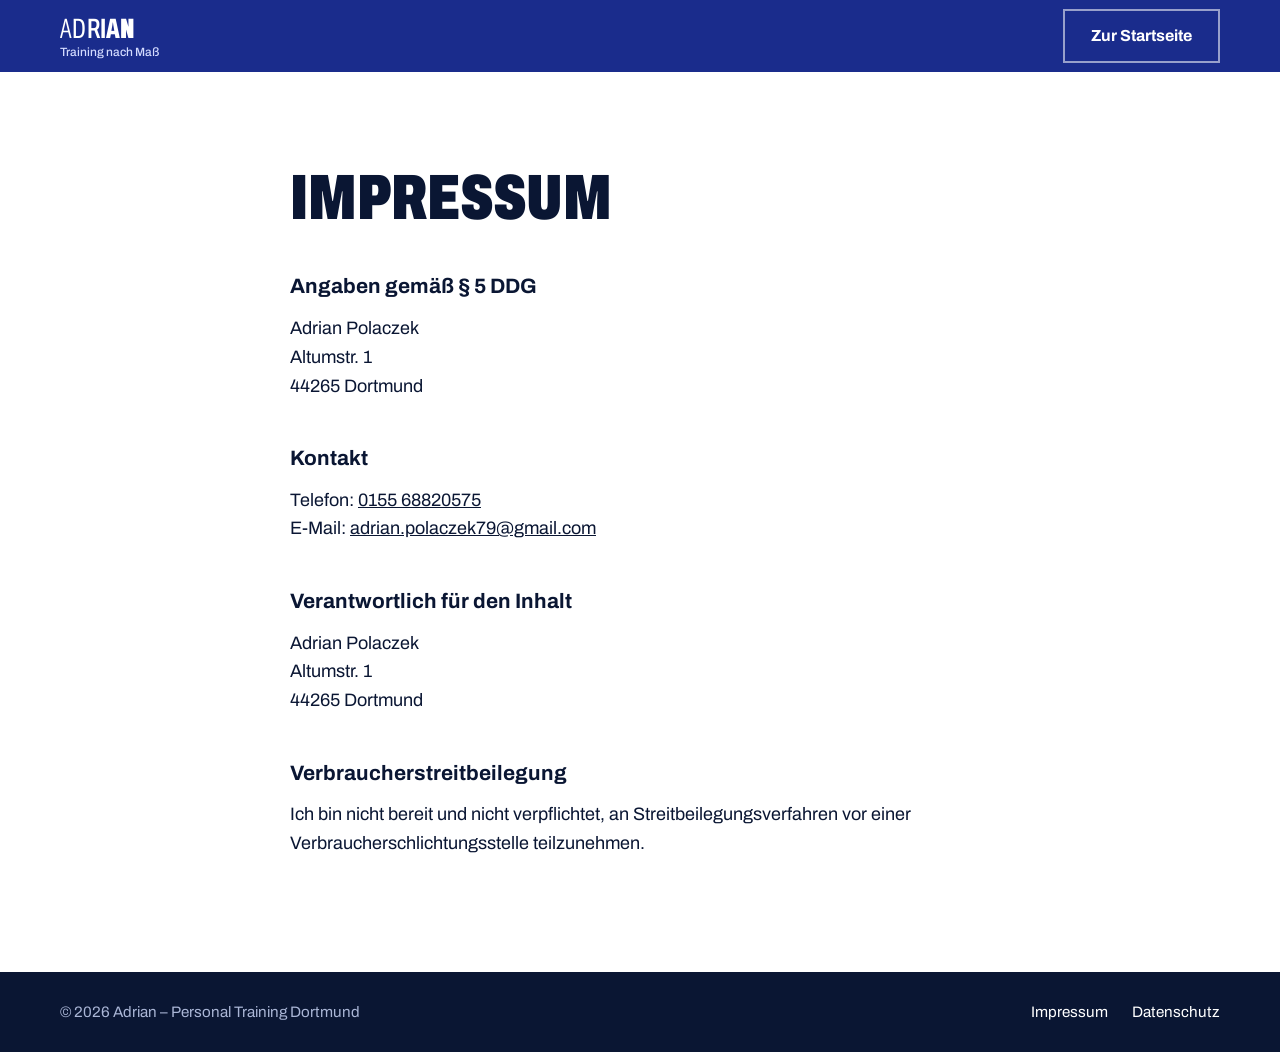
<file: impressum.html>
<!doctype html>
<html lang="de">
<head>
  <meta charset="utf-8">
  <meta http-equiv="Content-Security-Policy" content="default-src 'self'; script-src 'self' 'sha256-qOhFsq0QMV2REqNwk5hGH5bZE9SkX6gt6yeyKdYPv+U=' 'sha256-wKYRpXmrKElkYhGp1rsMl2hw1URQ5xQPhgJaQiDtVks='; style-src 'self' 'unsafe-inline'; img-src 'self' data:; font-src 'self'; connect-src 'none'; object-src 'none'; frame-src 'none'; base-uri 'self'; form-action 'none'">
  <meta name="referrer" content="no-referrer">
  <meta name="viewport" content="width=device-width, initial-scale=1">
  <title>Impressum – Adrian Personal Training</title>
  <meta name="robots" content="noindex">
  <link rel="stylesheet" href="css/styles.css">
  <link rel="icon" href="data:image/svg+xml,%3Csvg xmlns='http://www.w3.org/2000/svg' viewBox='0 0 32 32'%3E%3Crect width='32' height='32' fill='%231a2c8c'/%3E%3Cpath transform='translate%288.30 26%29 scale%280.02907 -0.02907%29' fill='%23fff' d='M0 0 137 688H393L530 0H337L323 101H201L188 0ZM222 253H303L282 407Q281 416 279.5 431Q278 446 276 464.5Q274 483 271.5 501.5Q269 520 267 535H258Q256 516 253.5 492.5Q251 469 248.5 446.5Q246 424 243 407Z'/%3E%3C/svg%3E">
</head>
<body>
  <header class="site-header is-scrolled">
    <div class="wrap site-header__inner">
      <a class="brand" href="index.html"><span class="brand__name"><span class="wordmark"><span>A</span><span>d</span><span>r</span><span>i</span><span>a</span><span>n</span></span><span class="brand__sub">Training nach Maß</span></span></a>
      <a class="btn btn--line" href="index.html">Zur Startseite</a>
    </div>
  </header>
  <main id="main" class="legal">
    <div class="wrap">
      <h1>Impressum</h1>
      <h2>Angaben gemäß § 5 DDG</h2>
      <p>Adrian Polaczek<br>
      Altumstr.&nbsp;1<br>
      44265 Dortmund</p>
      <h2>Kontakt</h2>
      <p>Telefon: <a href="tel:+4915568820575">0155&nbsp;68820575</a><br>
      E-Mail: <a href="mailto:adrian.polaczek79@gmail.com" data-fill-href="email"><span data-fill="email">adrian.polaczek79@gmail.com</span></a></p>
      <h2>Verantwortlich für den Inhalt</h2>
      <p>Adrian Polaczek<br>
      Altumstr.&nbsp;1<br>
      44265 Dortmund</p>
      <h2>Verbraucherstreitbeilegung</h2>
      <p>Ich bin nicht bereit und nicht verpflichtet, an Streitbeilegungsverfahren vor einer Verbraucherschlichtungsstelle teilzunehmen.</p>
    </div>
  </main>
  <footer class="site-footer">
    <div class="wrap site-footer__inner">
      <p>© 2026 Adrian – Personal Training Dortmund</p>
      <nav aria-label="Rechtliches"><a href="impressum.html">Impressum</a><a href="datenschutz.html">Datenschutz</a></nav>
    </div>
  </footer>
</body>
</html>
</file>
<file: css/styles.css>
/* Archivo variable (wght 100–900, wdth 62–125), self-hosted, OFL. One family, two widths. */
@font-face {
  font-family: "Archivo";
  src: url("../assets/fonts/archivo.woff2") format("woff2");
  font-weight: 100 900;
  font-stretch: 62% 125%;
  font-display: swap;
}

:root {
  --cobalt: #1737f5; /* small accents on white only */
  --deep: #1a2c8c;   /* large blue surfaces: calmer than cobalt */
  --ink: #0a1633;
  --paper: #ffffff;
  --ice: #edf1ff;
  --steel: #56627d;
  --rule: #d5dcee;
  --rule-strong: #7d88a6; /* ≥ 3:1 on white, for control borders */
  --on-cobalt: #d3dbff;
  --on-ink: #aab6d6;
  --cobalt-bright: #6f88ff; /* cobalt tuned for contrast on ink */

  --font: "Archivo", system-ui, -apple-system, "Segoe UI", sans-serif;
  --narrow: 70%;

  --wrap: 1240px;
  --gutter: clamp(16px, 4vw, 40px);
  --header-h: 72px;
  --space: clamp(80px, 11vw, 150px);

  --ease-out: cubic-bezier(0.23, 1, 0.32, 1);
}

*,
*::before,
*::after { box-sizing: border-box; }

html { scroll-behavior: smooth; -webkit-text-size-adjust: 100%; }

body {
  margin: 0;
  font-family: var(--font);
  font-size: 1.125rem;
  line-height: 1.6;
  color: var(--ink);
  background: var(--paper);
  -webkit-font-smoothing: antialiased;
  overflow-x: hidden;
}

h1, h2, h3, h4 { margin: 0; font-weight: 700; }
p { margin: 0 0 1em; text-wrap: pretty; }
a { color: inherit; }

:focus-visible {
  outline: 3px solid var(--cobalt);
  outline-offset: 3px;
}
.hero :focus-visible,
.site-header :focus-visible,
.contact :focus-visible,
.guarantee :focus-visible,
.quickbar :focus-visible { outline-color: var(--paper); }

section[id] { scroll-margin-top: var(--header-h); }
[hidden] { display: none !important; } /* beats display:flex on rows hidden by fill.py or the quiz */

.wrap {
  width: 100%;
  max-width: var(--wrap);
  margin-inline: auto;
  padding-inline: var(--gutter);
}

.skip-link {
  position: absolute;
  left: 16px;
  top: -60px;
  z-index: 100;
  padding: 10px 16px;
  background: var(--ink);
  color: var(--paper);
}
.skip-link:focus { top: 16px; }

/* ---------- Type ---------- */
.display {
  font-stretch: var(--narrow);
  font-weight: 800;
  text-transform: uppercase;
  font-size: clamp(2.4rem, 1.4rem + 3.8vw, 4.75rem);
  line-height: 0.95;
  letter-spacing: -0.01em;
  text-wrap: balance;
  hyphens: manual;
}

/* ---------- Buttons ---------- */
.btn {
  display: inline-flex;
  align-items: center;
  justify-content: center;
  min-height: 52px;
  padding: 12px 26px;
  border-radius: 0;
  border: 2px solid transparent;
  font-weight: 700;
  font-size: 1rem;
  text-decoration: none;
  white-space: nowrap;
  touch-action: manipulation;
  transition: background-color 160ms var(--ease-out), border-color 160ms var(--ease-out), transform 120ms var(--ease-out);
}
.btn:active { transform: translateY(1px); }
.btn--white { background: var(--paper); color: var(--deep); }
.btn--white:hover { background: var(--ice); }
.btn--line { border-color: rgba(255, 255, 255, 0.55); color: var(--paper); }
.btn--line:hover { border-color: var(--paper); background: rgba(255, 255, 255, 0.08); }

/* ---------- Header ---------- */
.site-header {
  position: sticky;
  top: 0;
  z-index: 50;
  background: var(--deep);
  color: var(--paper);
  transition: box-shadow 200ms var(--ease-out);
}
.site-header.is-scrolled { box-shadow: 0 1px 0 rgba(255, 255, 255, 0.15); }
.site-header__inner {
  height: var(--header-h);
  display: flex;
  align-items: center;
  justify-content: space-between;
  gap: 24px;
}
.brand { display: inline-flex; align-items: center; gap: 12px; text-decoration: none; }
.brand__name {
  font-stretch: 62%;
  font-weight: 900;
  font-size: 1.75rem;
  line-height: 1;
  text-transform: uppercase;
}
.brand__sub {
  display: block;
  margin-top: 3px;
  font-stretch: 100%;
  font-weight: 500;
  font-size: 0.75rem;
  text-transform: none;
  color: var(--on-cobalt);
}

/* Wordmark: A to N gain weight letter by letter (thin to black) — progress you can see */
.wordmark { display: block; letter-spacing: 0.01em; }
.wordmark span:nth-child(1) { font-weight: 250; }
.wordmark span:nth-child(2) { font-weight: 380; }
.wordmark span:nth-child(3) { font-weight: 510; }
.wordmark span:nth-child(4) { font-weight: 640; }
.wordmark span:nth-child(5) { font-weight: 770; }
.wordmark span:nth-child(6) { font-weight: 900; }

.site-nav { display: flex; align-items: center; gap: 30px; }
.site-nav a:not(.btn) {
  text-decoration: none;
  font-weight: 600;
  font-size: 0.975rem;
  color: var(--on-cobalt);
  transition: color 160ms var(--ease-out);
}
.site-nav a:not(.btn):hover { color: var(--paper); }
.site-nav .btn { min-height: 44px; padding: 8px 18px; }

.nav-toggle {
  display: none;
  position: relative;
  width: 44px;
  height: 44px;
  border: 2px solid rgba(255, 255, 255, 0.5);
  border-radius: 4px;
  background: transparent;
  cursor: pointer;
}
.nav-toggle span {
  position: absolute;
  left: 10px;
  right: 10px;
  height: 2px;
  background: var(--paper);
  transition: transform 220ms var(--ease-out);
}
.nav-toggle span:first-child { top: 15px; }
.nav-toggle span:last-child { top: 23px; }
.nav-toggle[aria-expanded="true"] span:first-child { transform: translateY(4px) rotate(45deg); }
.nav-toggle[aria-expanded="true"] span:last-child { transform: translateY(-4px) rotate(-45deg); }

@media (max-width: 900px) {
  .nav-toggle { display: block; }
  .site-nav {
    position: absolute;
    top: var(--header-h);
    left: 0;
    right: 0;
    flex-direction: column;
    align-items: stretch;
    gap: 0;
    padding: 8px var(--gutter) 24px;
    /* Keep every link reachable on short landscape viewports and with larger text. */
    max-height: calc(100vh - var(--header-h));
    max-height: calc(100dvh - var(--header-h));
    overflow-y: auto;
    overscroll-behavior-y: contain;
    background: var(--deep);
    border-top: 1px solid rgba(255, 255, 255, 0.15);
    opacity: 0;
    transform: translateY(-6px);
    visibility: hidden;
    transition: opacity 200ms var(--ease-out), transform 200ms var(--ease-out), visibility 0s linear 200ms;
  }
  .site-nav.is-open {
    opacity: 1;
    transform: none;
    visibility: visible;
    transition: opacity 200ms var(--ease-out), transform 200ms var(--ease-out);
  }
  .site-nav a:not(.btn) {
    padding: 14px 0;
    font-size: 1.15rem;
    color: var(--paper);
    border-bottom: 1px solid rgba(255, 255, 255, 0.15);
  }
  .site-nav .btn { margin-top: 16px; min-height: 52px; }
}

/* ---------- Hero ---------- */
.hero {
  background: var(--deep);
  color: var(--paper);
  padding: clamp(40px, 6vw, 80px) 0 clamp(56px, 7vw, 104px);
  overflow: hidden;
}
.hero__grid {
  display: grid;
  grid-template-columns: minmax(0, 1.25fr) minmax(0, 1fr);
  gap: clamp(40px, 6vw, 96px);
  align-items: end;
}
.hero__title {
  font-stretch: 62%;
  font-weight: 900;
  text-transform: uppercase;
  font-size: clamp(3.2rem, 1.1rem + 6.4vw, 7rem);
  line-height: 0.93;
  letter-spacing: -0.015em;
  margin-bottom: 0.3em;
}
/* Strike: default (no JS, reduced motion) is fully struck */
.strike { position: relative; white-space: nowrap; }
.strike::after {
  content: "";
  position: absolute;
  left: -0.04em;
  right: -0.06em;
  top: 41%;
  height: 0.13em;
  background: var(--ink);
  transform-origin: left center;
}
.js .hero__title:not(.is-ready) { visibility: hidden; animation: reveal 0s 2s forwards; } /* failsafe if JS never runs the intro */
@keyframes reveal { to { visibility: visible; } }
.hero__line { display: block; white-space: nowrap; animation: bulk 1000ms var(--ease-out) both; }
@keyframes bulk { from { font-weight: 200; } }
.hero__title.is-bulking .strike::after { animation: strike 450ms var(--ease-out) 1150ms both; }
@keyframes strike { from { transform: scaleX(0); } }
.hero__lead { max-width: 36em; font-size: clamp(1.1rem, 1rem + 0.35vw, 1.3rem); color: var(--on-cobalt); }

/* Quiz start: question 1 of the Trainings-Check lives in the hero (radios belong to #quiz via form="quiz") */
/* Adrian asks question 1 himself: white speech bubble, tail down to his head, feet on the hero's bottom edge */
.hero__start {
  --av: clamp(150px, 5rem + 14vw, 280px); /* avatar width */
  display: flex;
  flex-direction: column;
}
.bubble {
  position: relative;
  background: var(--paper);
  color: var(--ink);
  padding: clamp(20px, 2.4vw, 30px);
}
.bubble::after { /* tail, pointing at the avatar's head */
  content: "";
  position: absolute;
  top: 100%;
  right: calc(var(--av) * 0.44);
  border-top: 26px solid var(--paper);
  border-left: 30px solid transparent;
}
.hero .bubble :focus-visible { outline-color: var(--cobalt); }
.bubble__say { margin: 0; font-stretch: var(--narrow); font-weight: 800; text-transform: uppercase; font-size: clamp(1.8rem, 1.2rem + 1.8vw, 2.6rem); line-height: 1; } /* 404 */
.hero__avatar {
  align-self: flex-end;
  display: block;
  width: var(--av);
  height: auto;
  margin: 6px 0 calc(-1 * clamp(56px, 7vw, 104px)); /* feet sit on the hero's bottom edge */
}
.start { border: 0; margin: 0; padding: 0; min-width: 0; }
.start legend {
  padding: 0;
  margin-bottom: 18px;
  font-stretch: var(--narrow);
  font-weight: 800;
  text-transform: uppercase;
  font-size: clamp(1.8rem, 1.2rem + 1.8vw, 2.6rem);
  line-height: 1;
}
.start__note { margin: 18px 0 0; color: var(--steel); font-size: 0.95rem; }
.start__next { color: var(--deep); font-weight: 700; text-underline-offset: 3px; }
.start__direct { margin: 24px 0 0; color: var(--on-cobalt); font-size: 1.05rem; }
@media (max-width: 360px) { .hero .start__direct { display: none; } } /* tiny phones: question first, the quickbar follows after the hero */
.start__direct a { color: var(--paper); font-weight: 700; text-underline-offset: 3px; }

@media (max-width: 900px) {
  .hero__grid { grid-template-columns: 1fr; }}
/* Phones: headline, bubble and Adrian share the first screen; lead and direct link follow below him */
@media (max-width: 600px) {
  .hero__grid { display: flex; flex-direction: column; gap: 0; align-items: stretch; }
  .hero__copy { display: contents; }
  .hero__title { order: 1; margin-bottom: 22px; }
  .hero__start { order: 2; --av: clamp(120px, 34vw, 150px); }
  .hero__avatar { margin-bottom: 0; }
  .hero__lead { order: 3; margin: 24px 0 0; }
  .start__direct { order: 4; }
}
@media (max-width: 380px) {
  .hero .bubble { padding: 16px; }
  .hero .start legend { margin-bottom: 12px; }
  .hero .chips--bubble { gap: 8px; }
  .hero .chips--bubble span { min-height: 46px; padding: 8px 12px; font-size: 0.95rem; }
  .hero .start__note { margin-top: 12px; font-size: 0.88rem; }
}

/* ---------- Positioning: 30+ years of practice ---------- */
.proof {
  display: grid;
  grid-template-columns: minmax(0, 1fr) minmax(0, 1.15fr);
  gap: clamp(32px, 6vw, 110px);
  align-items: start;
}
.proof__num {
  margin: 0;
  font-stretch: 62%;
  font-weight: calc(150 + var(--p, 1) * 750);
  font-size: clamp(7rem, 3rem + 14vw, 17rem);
  line-height: 0.8;
  color: var(--cobalt);
  font-variant-numeric: tabular-nums;
}
.proof__caption { margin: 16px 0 0; font-weight: 700; font-size: 1.15rem; }
.proof .display { margin-bottom: 28px; }
.proof__list { list-style: none; margin: 32px 0 0; padding: 0; border-top: 2px solid var(--ink); }
.proof__list li { padding: 18px 0; border-bottom: 1px solid var(--rule); color: var(--steel); }
.proof__list strong { display: block; color: var(--ink); font-size: 1.2rem; }
.proof__list a { color: inherit; text-underline-offset: 3px; }
@media (max-width: 900px) {
  .proof { grid-template-columns: 1fr; gap: 24px; }
}

/* ---------- Blocks ---------- */
.block { padding: var(--space) 0; }
.block--ink { background: var(--ink); color: var(--paper); }
.block--ice { background: var(--ice); }

.two-col {
  display: grid;
  grid-template-columns: minmax(0, 1fr) minmax(0, 1.15fr);
  gap: clamp(32px, 6vw, 110px);
  align-items: start;
}
.two-col--tight { margin-top: clamp(40px, 5vw, 64px); }
@media (max-width: 900px) {
  .two-col { grid-template-columns: 1fr; }
}

.prose { max-width: 38em; }
.prose h3 { font-size: 1.35rem; margin: 2em 0 0.5em; }
.prose h3:first-child { margin-top: 0; }
.prose__lead {
  font-size: clamp(1.3rem, 1.1rem + 0.7vw, 1.65rem);
  font-weight: 600;
  line-height: 1.35;
}
.prose__lead--light { color: var(--paper); margin: 0; }
.on-ink { color: var(--on-ink); margin: 0; }

/* Studio faults: named, then crossed out */
.faults {
  list-style: none;
  margin: clamp(32px, 4vw, 56px) 0 0;
  padding: 0;
  display: flex;
  flex-wrap: wrap;
  gap: 0.15em 0.8em;
  font-stretch: var(--narrow);
  font-weight: 800;
  text-transform: uppercase;
  font-size: clamp(1.9rem, 1rem + 3.2vw, 3.9rem);
  line-height: 1.05;
  color: var(--on-ink);
}
/* Strike drawn by scroll: --p (0..1) set on the list by JS; each item strikes in turn. Without JS: fully struck. */
.faults span {
  background: linear-gradient(var(--cobalt-bright), var(--cobalt-bright)) no-repeat 0 58% / calc(var(--s, 1) * 100%) 0.12em;
}
.faults li:nth-child(1) span { --s: clamp(0, var(--p, 1) * 4 - 0, 1); }
.faults li:nth-child(2) span { --s: clamp(0, var(--p, 1) * 4 - 1, 1); }
.faults li:nth-child(3) span { --s: clamp(0, var(--p, 1) * 4 - 2, 1); }
.faults li:nth-child(4) span { --s: clamp(0, var(--p, 1) * 4 - 3, 1); }

/* Method: a real sequence, so numbers are earned */
.method__title { margin-top: clamp(64px, 8vw, 110px); font-size: 1.35rem; color: var(--paper); }
.method {
  list-style: none;
  margin: 28px 0 0;
  padding: 0;
  display: grid;
  grid-template-columns: repeat(4, 1fr);
  border-top: 1px solid rgba(255, 255, 255, 0.18);
}
.method { position: relative; }
.method::before {
  content: "";
  position: absolute;
  left: 0;
  right: 0;
  top: -2px;
  height: 3px;
  background: var(--cobalt-bright);
  transform-origin: left center;
  transform: scaleX(var(--p, 1));
}
/* Tape scale along the method line: long ticks at the step borders, short ones between */
.method::after {
  content: "";
  position: absolute;
  left: 0;
  right: 0;
  top: 1px;
  height: 14px;
  border-right: 2px solid rgba(255, 255, 255, 0.35);
  background:
    repeating-linear-gradient(90deg, rgba(255, 255, 255, 0.35) 0 2px, transparent 2px 25%) 0 0 / 100% 14px no-repeat,
    repeating-linear-gradient(90deg, rgba(255, 255, 255, 0.22) 0 1px, transparent 1px 5%) 0 0 / 100% 7px no-repeat;
  pointer-events: none;
}
.method li { padding: 28px 28px 0 0; }
.method li + li { padding-left: 28px; border-left: 1px solid rgba(255, 255, 255, 0.18); }
.method__num {
  display: block;
  font-stretch: 62%;
  font-weight: 900;
  font-size: 4.5rem;
  line-height: 0.9;
  color: var(--cobalt-bright);
  margin-bottom: 18px;
}
.method h4 { font-size: 1.2rem; margin-bottom: 8px; }
.method p { color: var(--on-ink); font-size: 1rem; margin: 0; }
@media (max-width: 980px) {
  .method { grid-template-columns: 1fr 1fr; }
  .method::after { display: none; } /* ticks only match the 4-column layout */
  .method li:nth-child(3) { padding-left: 0; border-left: 0; }
  .method li:nth-child(n + 3) { margin-top: 32px; }
}
@media (max-width: 600px) {
  .method { grid-template-columns: 1fr; }
  .method li,
  .method li + li,
  .method li:nth-child(n + 3) { padding: 24px 0; border-left: 0; margin: 0; }
  .method li + li { border-top: 1px solid rgba(255, 255, 255, 0.18); }
}

/* Staged method (GSAP): the block pins below the header and the four steps play one after another
   while scrolling. Without GSAP or with reduced motion the grid above stays as it is. */
.method-stage.is-staged {
  min-height: min(calc(100svh - var(--header-h)), 36rem);
  display: flex;
  flex-direction: column;
  justify-content: center;
}
.method-stage.is-staged .method__title { margin-top: 0; }
.method.method--staged { grid-template-columns: 1fr; }
.method.method--staged::after { display: block; }
.method.method--staged li {
  grid-area: 1 / 1;
  display: grid;
  grid-template-columns: auto minmax(0, 30em);
  column-gap: clamp(28px, 4vw, 64px);
  align-content: center;
  justify-content: start;
  margin: 0;
  padding: clamp(36px, 5vw, 64px) 0 0;
  border: 0;
}
.method--staged .method__num {
  grid-row: span 2;
  margin: 0;
  font-size: clamp(7rem, 3rem + 13vw, 16rem);
  line-height: 0.8;
}
.method--staged h4 { align-self: end; font-size: clamp(1.6rem, 1.1rem + 1.6vw, 2.6rem); line-height: 1.1; margin-bottom: 12px; }
.method--staged p { font-size: clamp(1.05rem, 1rem + 0.3vw, 1.25rem); }
@media (max-width: 600px) {
  .method.method--staged li { grid-template-columns: 1fr; }
  .method--staged .method__num { grid-row: auto; margin-bottom: 16px; }
}

/* Separate device development section. */
.origin { scroll-margin-top: calc(var(--header-h) + 24px); }
.origin .on-ink + .on-ink { margin-top: 1em; color: var(--paper); font-weight: 600; }
/* Force diagram: flat strokes, the new arrows draw in with scroll (--p, defaults to finished) */
.force { margin: clamp(40px, 5vw, 64px) 0 0; max-width: 44rem; }
.force__svg { display: block; width: 100%; height: auto; overflow: visible; }
.force__cap { fill: var(--paper); font: 800 22px/1 var(--font); letter-spacing: 0.02em; }
.force__label { fill: var(--on-ink); font: 500 19px/1 var(--font); }
.force__divider { stroke: rgba(255, 255, 255, 0.18); stroke-width: 1; }
.force__body { stroke: var(--paper); stroke-width: 4; stroke-linecap: round; fill: none; }
.force__arrow { stroke-width: 5; stroke-linecap: round; }
.force__arrow--old { stroke: rgba(255, 255, 255, 0.45); }
.force__head--old { fill: rgba(255, 255, 255, 0.45); }
.force__arrow--new { stroke: var(--cobalt-bright); stroke-dasharray: 1; stroke-dashoffset: calc(1 - clamp(0, var(--p, 1) * 2.5 - var(--i, 0) * 0.6, 1)); }
.force__head--new { fill: var(--cobalt-bright); opacity: clamp(0, var(--p, 1) * 3 - 0.8, 1); }
.quote { margin: 40px 0 0; padding: 0 0 0 24px; border-left: 6px solid var(--cobalt); }
.quote p { font-size: clamp(1.35rem, 1.1rem + 0.8vw, 1.75rem); font-weight: 700; line-height: 1.3; margin: 0; }
.quote--ink { margin-top: clamp(40px, 5vw, 64px); max-width: 38em; border-left-color: var(--cobalt-bright); color: var(--paper); }

/* Offer */
.section-note { margin: 16px 0 0; color: var(--steel); font-size: 1.15rem; }
.goals { list-style: none; margin: 40px 0 0; padding: 0; border-top: 2px solid var(--ink); }
.goals li {
  display: grid;
  grid-template-columns: minmax(0, 1.2fr) minmax(0, 1fr);
  gap: 24px;
  align-items: center;
  padding: clamp(18px, 2.5vw, 28px) 0;
  border-bottom: 1px solid var(--rule);
}
.goals__word {
  font-stretch: 62%;
  font-weight: 900;
  text-transform: uppercase;
  font-size: clamp(2.6rem, 1.2rem + 5vw, 6rem);
  line-height: 0.9;
  hyphens: manual;
}
.goals p { margin: 0; color: var(--steel); max-width: 30em; }
.goals__word { display: block; transform: translateX(calc((1 - var(--g, 1)) * -8vw)); }
.goals li:nth-child(1) .goals__word { --g: clamp(0, var(--p, 1) * 2.2 - 0, 1); }
.goals li:nth-child(2) .goals__word { --g: clamp(0, var(--p, 1) * 2.2 - 0.4, 1); }
.goals li:nth-child(3) .goals__word { --g: clamp(0, var(--p, 1) * 2.2 - 0.8, 1); }
@media (max-width: 700px) {
  .goals li { grid-template-columns: 1fr; gap: 8px; }
}

.gains { margin: clamp(40px, 5vw, 56px) 0 0; max-width: 40em; font-size: 1.2rem; font-weight: 600; line-height: 1.45; }

.terms {
  margin: clamp(56px, 7vw, 88px) 0 0;
  display: grid;
  grid-template-columns: repeat(3, 1fr);
  border-top: 2px solid var(--ink);
}
.terms div { padding: 20px 24px 20px 0; }
.terms div + div { padding-left: 24px; border-left: 1px solid var(--rule); }
.terms div:last-child { padding-right: 0; }
.terms dt { font-size: 0.95rem; color: var(--steel); }
.terms dd { margin: 4px 0 0; font-weight: 700; font-size: 1.15rem; }
.prices { list-style: none; margin: 0; padding: 0; }
.prices li { display: flex; justify-content: space-between; align-items: baseline; gap: 12px; padding: 3px 0; }
.prices li span:first-child { font-weight: 500; }
.prices li span:last-child { text-align: right; }
.prices__note { margin: 8px 0 0; font-weight: 400; font-size: 0.95rem; color: var(--steel); }
@media (max-width: 800px) {
  .terms { grid-template-columns: 1fr; }
  .terms div,
  .terms div + div { padding: 16px 0; border-left: 0; }
  .terms div + div { border-top: 1px solid var(--rule); }
}

.guarantee {
  margin-top: 32px;
  padding: clamp(28px, 4vw, 48px);
  background: var(--deep);
  color: var(--on-cobalt);
}
.guarantee__big {
  font-stretch: 62%;
  font-weight: 900;
  text-transform: uppercase;
  font-size: clamp(2rem, 1.1rem + 3.2vw, 4rem);
  line-height: 0.95;
  color: var(--paper);
  max-width: 16em;
}
.guarantee p:last-child { margin: 0; max-width: 42em; }

/* ---------- FAQ (native details) ---------- */
.faq__list { border-top: 2px solid var(--ink); }
.faq details { border-bottom: 1px solid var(--rule-strong); }
.faq summary {
  display: flex;
  justify-content: space-between;
  align-items: baseline;
  gap: 16px;
  padding: 20px 0;
  font-weight: 700;
  font-size: 1.2rem;
  cursor: pointer;
  list-style: none;
}
.faq summary::-webkit-details-marker { display: none; }
.faq summary::after { content: "+"; flex: none; font-size: 1.6rem; line-height: 1; color: var(--cobalt); }
.faq details[open] summary::after { content: "–"; }
.faq details p { margin: 0 0 22px; max-width: 38em; color: var(--steel); }

/* ---------- Contact ---------- */
.contact { background: var(--deep); color: var(--paper); padding: var(--space) 0; }
.contact__grid {
  display: grid;
  grid-template-columns: minmax(0, 1.1fr) minmax(0, 1fr);
  gap: clamp(32px, 6vw, 96px);
  align-items: end;
}
.contact .display { font-stretch: 62%; font-weight: 900; font-size: clamp(3rem, 1.4rem + 4.6vw, 5.4rem); line-height: 0.9; }
/* Lead is Adrian's closing line: white speech bubble, tail down to the avatar, feet on the section's bottom edge */
.contact__lead {
  --cw: clamp(140px, 5rem + 9vw, 210px);
  position: relative;
  max-width: 24em;
  margin: 32px 0 0;
  padding: 16px 20px;
  background: var(--paper);
  color: var(--ink);
  font-weight: 700;
  font-size: 1.2rem;
  line-height: 1.35;
}
.contact__lead::after {
  content: "";
  position: absolute;
  top: 100%;
  left: calc(var(--cw) * 0.5);
  border-top: 22px solid var(--paper);
  border-right: 26px solid transparent;
}
.contact__avatar {
  display: block;
  width: clamp(140px, 5rem + 9vw, 210px);
  height: auto;
  margin: 8px 0 calc(-1 * var(--space));
}
.contact__list { list-style: none; margin: 0; padding: 0; border-top: 1px solid rgba(255, 255, 255, 0.3); }
.contact__list li > * {
  display: flex;
  justify-content: space-between;
  align-items: baseline;
  gap: 16px;
  padding: 22px 0;
  border-bottom: 1px solid rgba(255, 255, 255, 0.3);
  text-decoration: none;
  transition: padding-left 200ms var(--ease-out);
}
.contact__list a:hover { padding-left: 10px; }
.contact__list li > * > span:first-child {
  font-stretch: var(--narrow);
  font-weight: 800;
  text-transform: uppercase;
  font-size: clamp(1.6rem, 1.2rem + 1.4vw, 2.4rem);
  line-height: 1;
}
.contact__list li > * > span:last-child { color: var(--on-cobalt); text-align: right; }
@media (max-width: 800px) {
  .contact__grid { grid-template-columns: 1fr; row-gap: 0; }
  .contact__avatar { margin-bottom: 0; } /* stands on the contact list's top line */
}

/* ---------- Footer ---------- */
.site-footer {
  background: var(--ink);
  color: var(--on-ink);
  padding: 28px 0 calc(28px + env(safe-area-inset-bottom));
  font-size: 0.95rem;
}
.site-footer__inner { display: flex; flex-wrap: wrap; justify-content: space-between; gap: 16px; }
.site-footer p { margin: 0; }
.site-footer nav { display: flex; gap: 24px; }
.site-footer a { color: var(--paper); text-decoration: none; }
.site-footer a:hover { text-decoration: underline; }

/* ---------- Mobile quickbar ---------- */
.quickbar {
  position: fixed;
  left: 0;
  right: 0;
  bottom: 0;
  z-index: 40;
  display: none;
  gap: 10px;
  padding: 10px var(--gutter) calc(10px + env(safe-area-inset-bottom));
  background: var(--deep);
  box-shadow: 0 -1px 0 rgba(255, 255, 255, 0.2);
  transform: translateY(100%);
  transition: transform 260ms var(--ease-out);
}
.quickbar .btn { flex: 1; }
.quickbar.is-visible { transform: none; }
@media (max-width: 700px) {
  .quickbar { display: flex; }
  .site-footer { padding-bottom: calc(96px + env(safe-area-inset-bottom)); }
}


/* ---------- Photos (cobalt duotone, parallax via object-position) ---------- */
.photo { margin: 0; }
.photo img {
  display: block;
  width: 100%;
  height: auto;
  aspect-ratio: var(--ar, 3 / 2);
  object-fit: cover;
  object-position: 50% calc(15% + var(--p, 0.5) * 70%);
  background: var(--ink);
}
.photo figcaption { margin-top: 10px; font-size: 0.95rem; color: var(--steel); }
.photo--band { margin-top: clamp(64px, 8vw, 110px); --ar: 21 / 8; }
.offer-head .photo { --ar: 16 / 10; }
/* Coach: Adrian comments each answer. Wide: bubble above the full figure (sticky with the intro) */
.coach { --cw: clamp(140px, 22vh, 220px); margin-top: 32px; }
.coach__bubble {
  position: relative;
  max-width: 22em;
  margin: 0;
  padding: 16px 20px;
  background: var(--deep);
  color: var(--paper);
  font-weight: 700;
  font-size: 1.15rem;
  line-height: 1.35;
}
.coach__bubble::after { /* tail down to his head */
  content: "";
  position: absolute;
  top: 100%;
  left: calc(var(--cw) * 0.5);
  border-top: 22px solid var(--deep);
  border-right: 26px solid transparent;
}
.coach__img { display: block; width: var(--cw); height: auto; margin-top: 10px; }
@media (max-width: 900px) {
  /* Narrow: fixed bar at the bottom while the form is on screen (quickbar is hidden there) */
  .coach {
    position: fixed;
    left: 0;
    right: 0;
    bottom: 0;
    z-index: 40;
    display: flex;
    align-items: flex-end;
    gap: 14px;
    margin: 0;
    padding: 10px 16px 0;
    background: var(--paper);
    border-top: 1px solid var(--rule);
    transform: translateY(110%);
    transition: transform 240ms var(--ease-out);
  }
  .coach.is-visible { transform: none; }
  .coach__img { order: -1; flex: none; width: 104px; height: 78px; margin: 0; object-fit: cover; object-position: 50% 0; }
  .coach__bubble { flex: 1; margin-bottom: 12px; padding: 12px 14px; font-size: 1rem; }
  .coach__bubble::after { top: auto; bottom: 14px; left: -14px; border-top: 10px solid transparent; border-bottom: 10px solid transparent; border-right: 14px solid var(--deep); }}
@media (max-width: 700px) {
  .photo--band { --ar: 4 / 3; }
}

.offer-head {
  display: grid;
  grid-template-columns: minmax(0, 1.1fr) minmax(0, 1fr);
  gap: clamp(32px, 5vw, 80px);
  align-items: end;
}
@media (max-width: 800px) {
  .offer-head { grid-template-columns: 1fr; }
}

/* ---------- Trainings-Check ---------- */
.check__grid {
  display: grid;
  grid-template-columns: minmax(0, 0.9fr) minmax(0, 1.1fr);
  gap: clamp(40px, 6vw, 110px);
  align-items: start;
}
.check__intro .prose__lead { margin-top: 24px; }
@media (min-width: 901px) {
  .check__intro { position: sticky; top: calc(var(--header-h) + 32px); }
}
@media (max-width: 900px) {
  .check__grid { grid-template-columns: 1fr; }
}

.quiz__progress {
  margin: 0 0 32px;
  padding-bottom: 12px;
  color: var(--steel);
  font-variant-numeric: tabular-nums;
  /* Five segments, one per question: a paper-colored gap cuts the bar every 20% */
  background:
    repeating-linear-gradient(90deg, transparent 0 calc(20% - 4px), var(--paper) calc(20% - 4px) 20%) no-repeat 0 100% / 100% 6px,
    linear-gradient(var(--cobalt), var(--cobalt)) no-repeat 0 100% / calc(var(--q, 0) * 100%) 6px,
    linear-gradient(var(--rule), var(--rule)) no-repeat 0 100% / 100% 6px;
  transition: background-size 300ms var(--ease-out);
}
.quiz fieldset { border: 0; margin: 0 0 30px; padding: 0; min-width: 0; }
.quiz legend { padding: 0; margin-bottom: 12px; font-weight: 700; font-size: 1.2rem; }
.chips { display: flex; flex-wrap: wrap; gap: 10px; }
.chips label { position: relative; cursor: pointer; }
.chips input { position: absolute; inset: 0; margin: 0; opacity: 0; cursor: pointer; }
.chips span {
  display: inline-flex;
  align-items: center;
  min-height: 48px;
  padding: 10px 18px;
  border: 2px solid var(--rule-strong);
  border-radius: 0;
  font-weight: 600;
  transition: background-color 160ms var(--ease-out), border-color 160ms var(--ease-out), color 160ms var(--ease-out);
}
.chips label:hover span { border-color: var(--cobalt); }
.chips input:checked + span { background: var(--cobalt); border-color: var(--cobalt); color: var(--paper); }
.chips input:focus-visible + span { outline: 3px solid var(--cobalt); outline-offset: 2px; }
/* On cobalt (hero) */
.chips--on-cobalt span { min-height: 56px; padding: 12px 22px; font-size: 1.1rem; color: var(--paper); border-color: rgba(255, 255, 255, 0.7); }
.chips--on-cobalt label:hover span { border-color: var(--paper); background: rgba(255, 255, 255, 0.08); }
.chips--on-cobalt input:checked + span { background: var(--paper); border-color: var(--paper); color: var(--deep); }
.chips--on-cobalt input:focus-visible + span { outline-color: var(--paper); }
/* In the hero speech bubble (white on deep blue) */
.chips--bubble span { min-height: 52px; padding: 12px 20px; font-size: 1.05rem; }

.quiz__goal { margin: 0 0 30px; font-size: 1.2rem; }
.quiz__goal strong { font-weight: 700; }
.quiz__goal a { color: var(--cobalt); font-weight: 600; text-underline-offset: 3px; }
.quiz__missing { margin: 0; padding: 20px 24px; border-left: 6px solid var(--cobalt); background: var(--ice); font-weight: 700; }
.quiz__missing a { color: var(--cobalt); text-underline-offset: 3px; }
.quiz { scroll-margin-top: calc(var(--header-h) + 24px); }
.quiz fieldset:focus { outline: none; }

.result {
  margin-top: 8px;
  padding: clamp(28px, 4vw, 44px);
  background: var(--deep);
  color: var(--on-cobalt);
  animation: result-in 360ms var(--ease-out);
}
@keyframes result-in { from { opacity: 0; transform: translateY(10px); } }
.result__title {
  font-stretch: 62%;
  font-weight: 900;
  text-transform: uppercase;
  font-size: clamp(2rem, 1.3rem + 2vw, 3rem);
  line-height: 0.95;
  color: var(--paper);
  margin-bottom: 20px;
}
.result__steps { margin: 0 0 20px; padding-left: 1.3em; }
.result__steps li { padding: 6px 0; }
.result__steps li::marker { color: var(--paper); font-weight: 800; }
.result__note { font-size: 0.95rem; margin-bottom: 20px; }
.result .btn--white { white-space: normal; text-align: center; }

.site-footer .credits { flex-basis: 100%; font-size: 0.8rem; opacity: 0.8; }
.site-footer .credits a { text-decoration: underline; color: inherit; }

/* ---------- Placeholders (to be filled) ---------- */
[data-todo] { text-decoration: underline dotted; text-underline-offset: 4px; }

/* ---------- Legal pages ---------- */
.legal { padding: clamp(48px, 8vw, 96px) 0; }
.legal .wrap { max-width: 780px; }
.legal h1 { overflow-wrap: break-word; hyphens: manual; font-stretch: var(--narrow); font-weight: 900; text-transform: uppercase; font-size: clamp(2.4rem, 1.6rem + 3vw, 4rem); line-height: 0.95; margin-bottom: 0.6em; }
.legal h2 { font-size: 1.3rem; margin: 2em 0 0.5em; }

/* ---------- Reduced motion ---------- */
@media (prefers-reduced-motion: reduce) {
  html { scroll-behavior: auto; }
  .result { animation: none; }
  .js .hero__title:not(.is-ready) { visibility: visible; animation: none; }
  *, *::before, *::after { transition-duration: 0.01ms !important; }
}


/* Quiz actions and readable helper text; keep controls clear of the mobile coach. */
.quiz__optional { display: inline-block; font-size: 0.85rem; font-weight: 400; }
.quiz__hint { font-size: 0.95rem; color: var(--steel); }
.quiz__show { margin-bottom: 24px; }
.quiz__show:disabled { opacity: 0.65; cursor: not-allowed; }
.result__alternative { margin: 20px 0 0; }
.result :focus-visible { outline-color: var(--paper); }
.quiz fieldset:focus { outline: 3px solid var(--cobalt); outline-offset: 6px; }
@media (max-width: 900px) {
  .quiz { padding-bottom: calc(150px + env(safe-area-inset-bottom)); }
  .quiz input, .quiz button, .quiz a, .result__title { scroll-margin-block: calc(var(--header-h) + 24px) 170px; }
}
@media (prefers-reduced-motion: reduce) {
  *, *::before, *::after { animation: none !important; }
}

/* Submit is a primary action, with enough contrast in its disabled state too. */
.quiz__show { font-family: var(--font); background: var(--deep); color: var(--paper); white-space: normal; }
.quiz__show:hover:enabled { background: var(--ink); }
@media (max-width: 900px) {
  html:not(.js) .nav-toggle { display: none; }
  html:not(.js) .site-header__inner { height: auto; display: block; padding-block: 16px; }
  html:not(.js) .site-nav { max-height: none; overflow: visible; position: static; opacity: 1; visibility: visible; transform: none; padding-inline: 0; margin-top: 16px; }
}

/* Long contact addresses must wrap inside the mobile contact column. */
.contact__list li > * > span:last-child { min-width:0; overflow-wrap:anywhere; }
</file>
